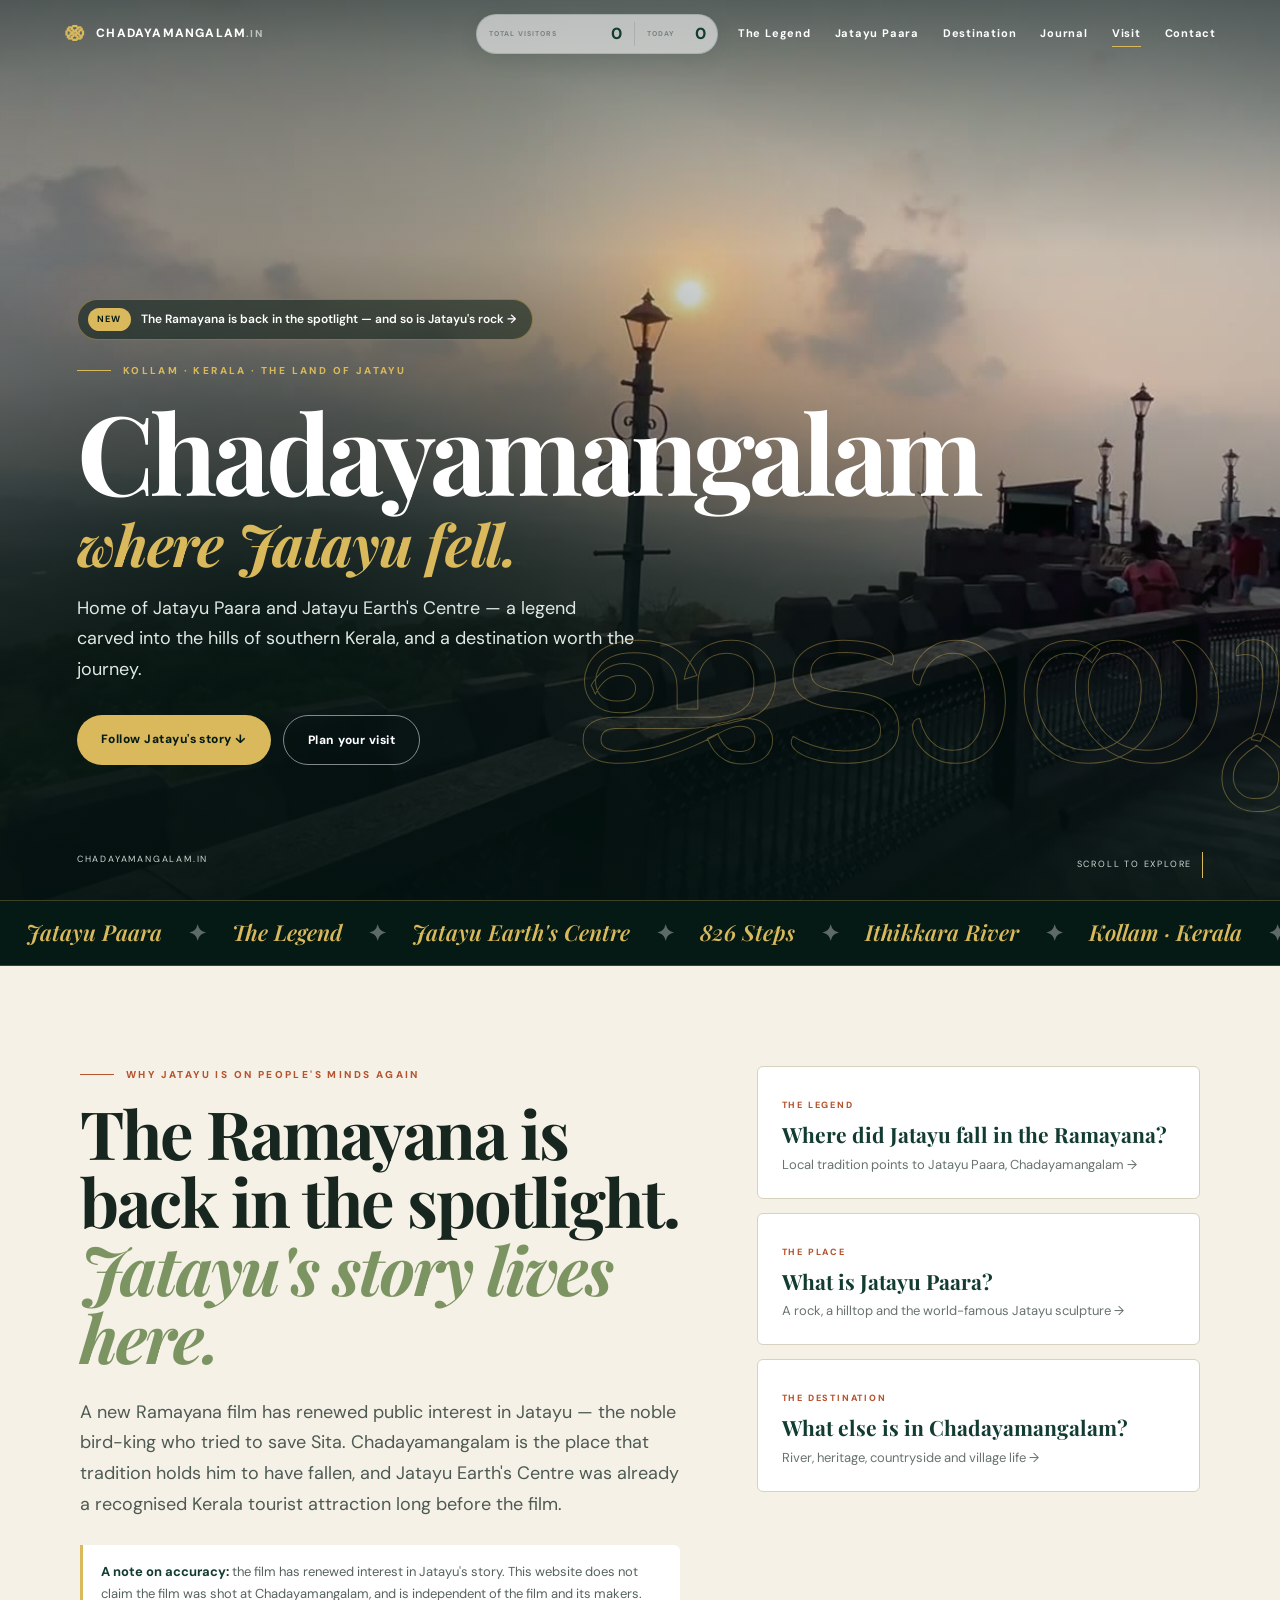
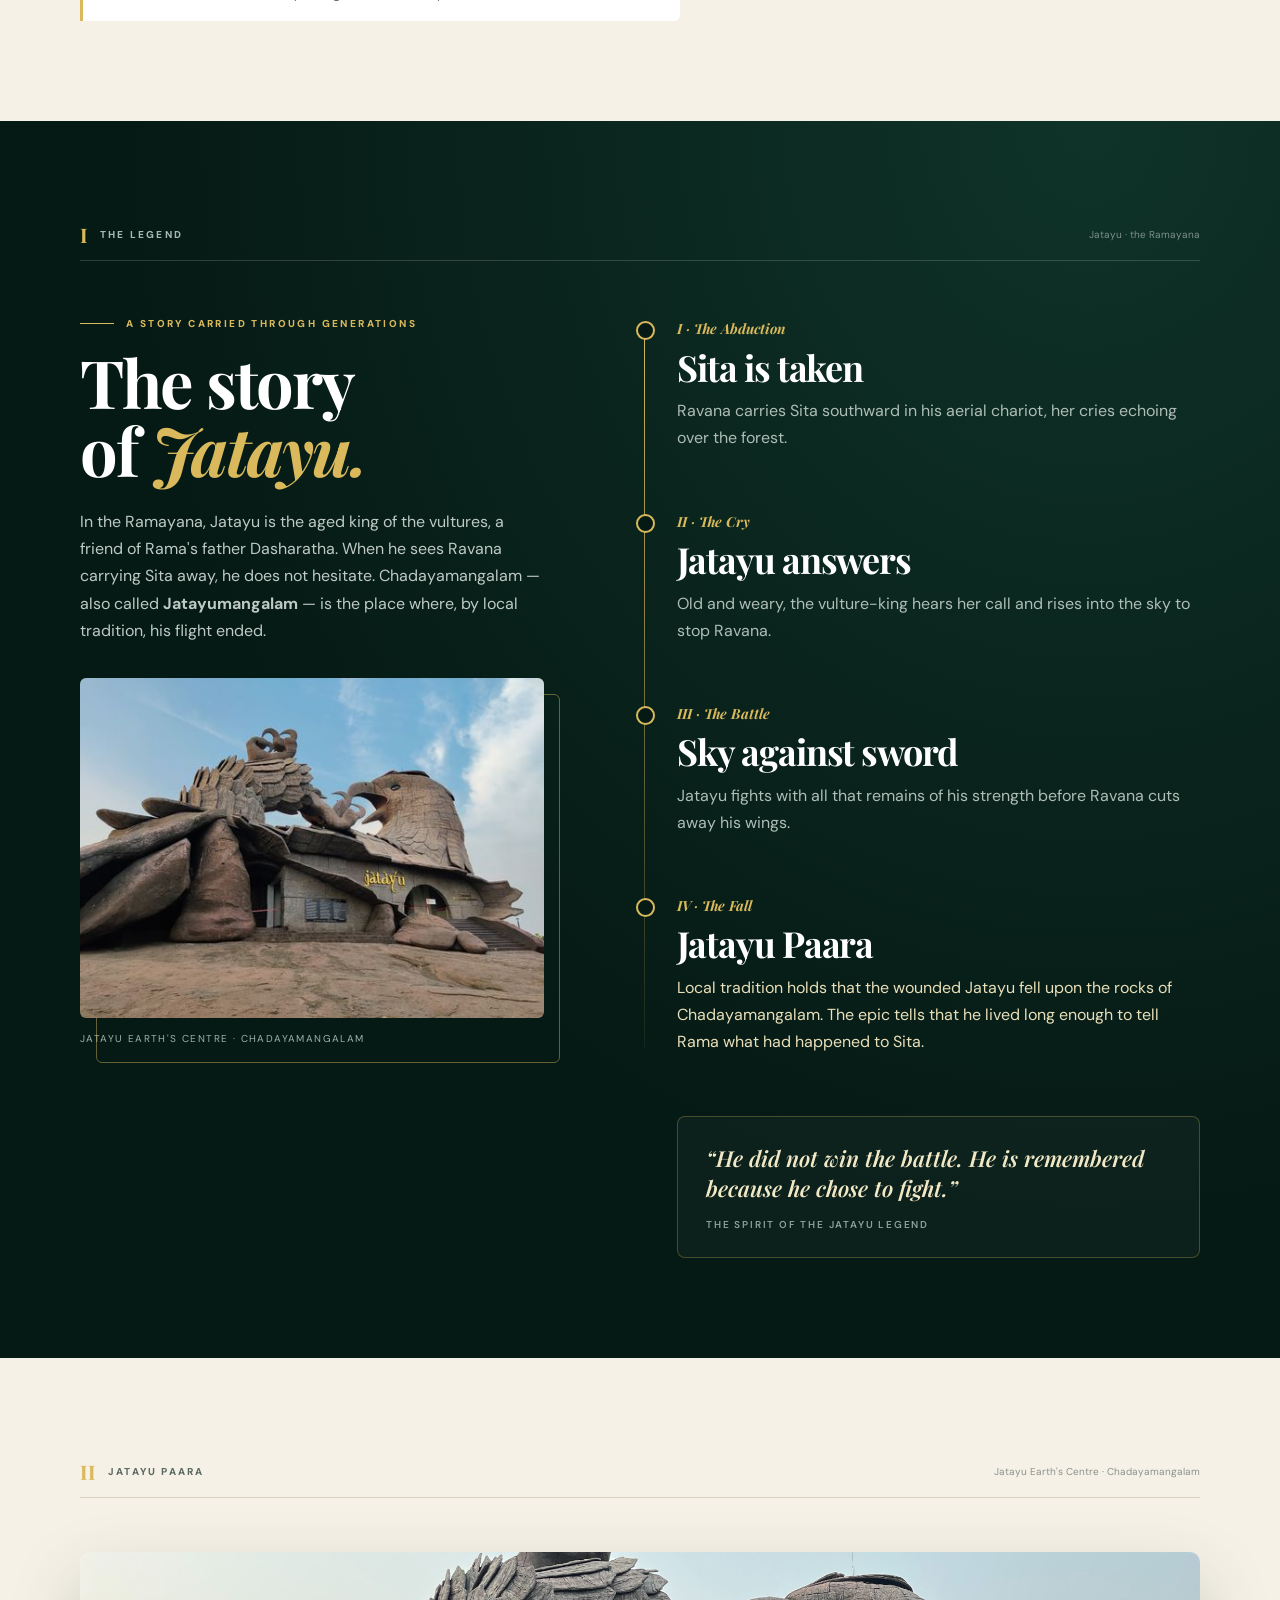
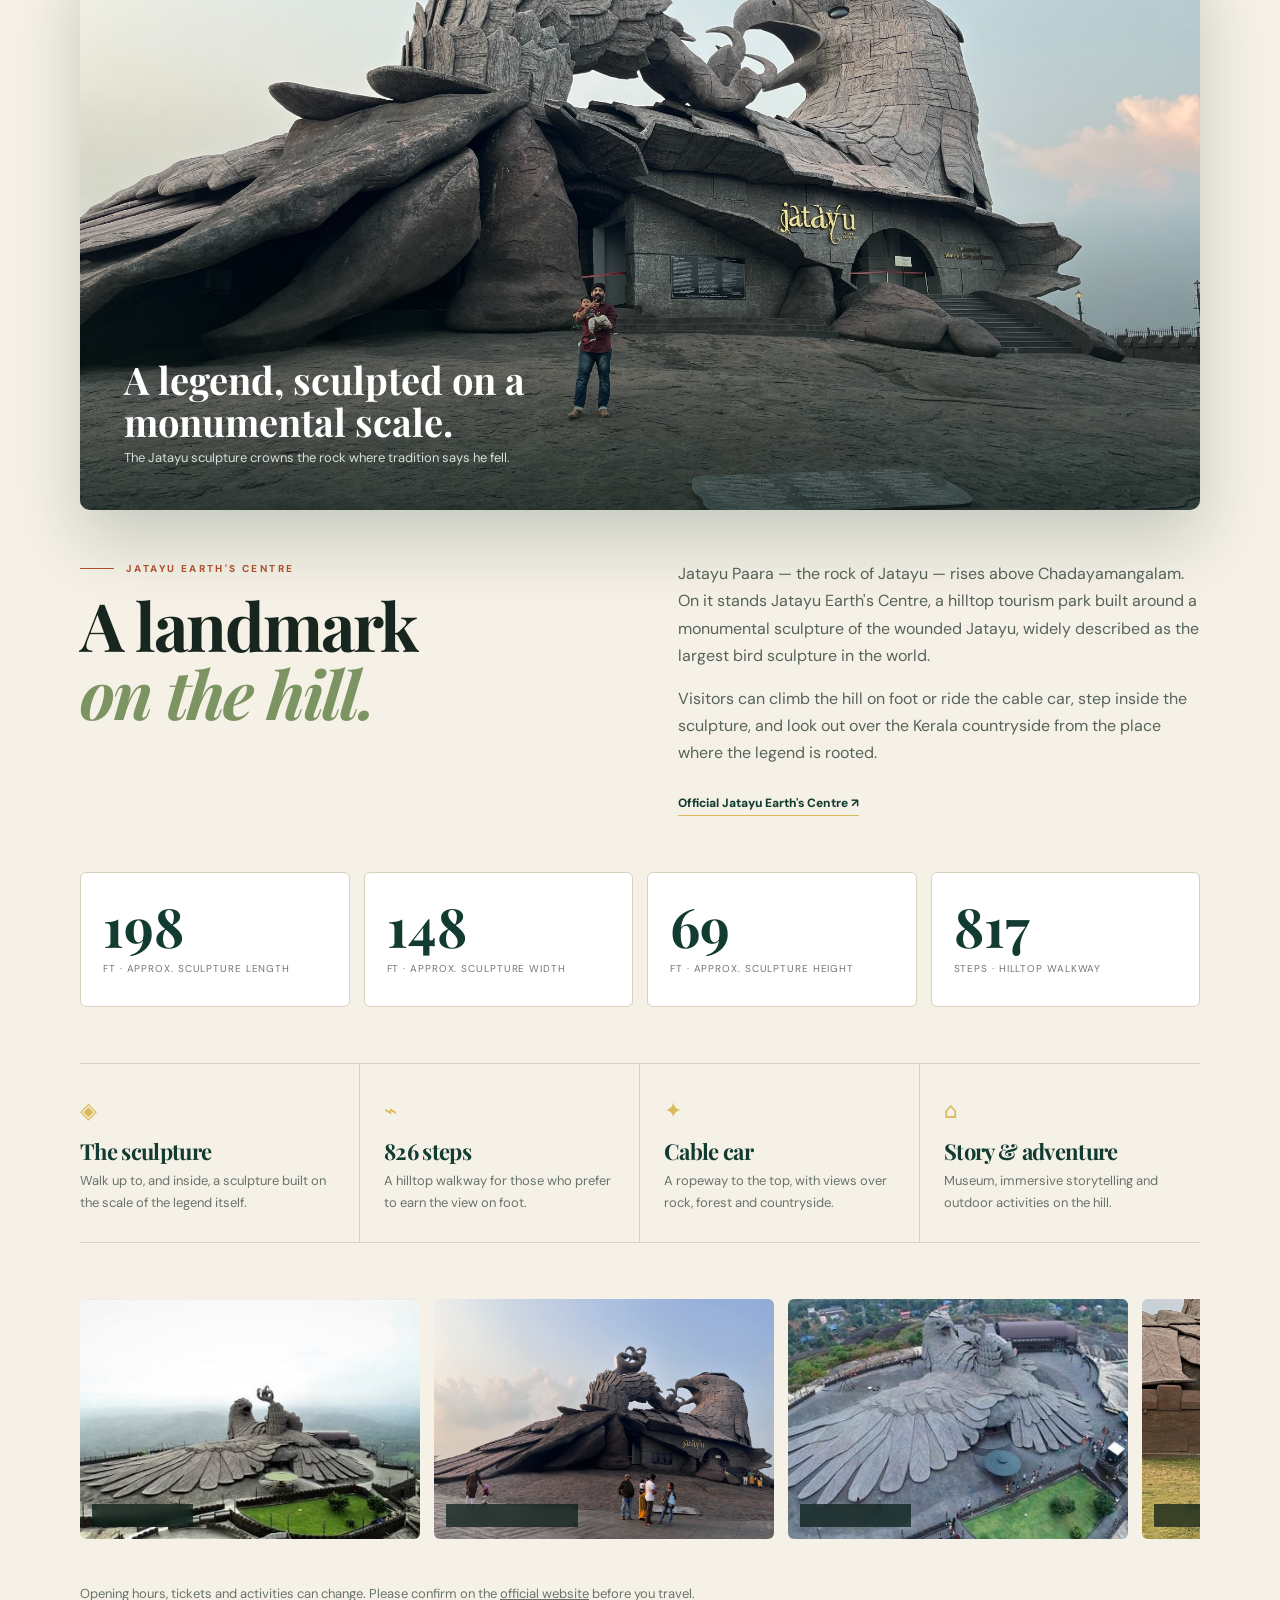
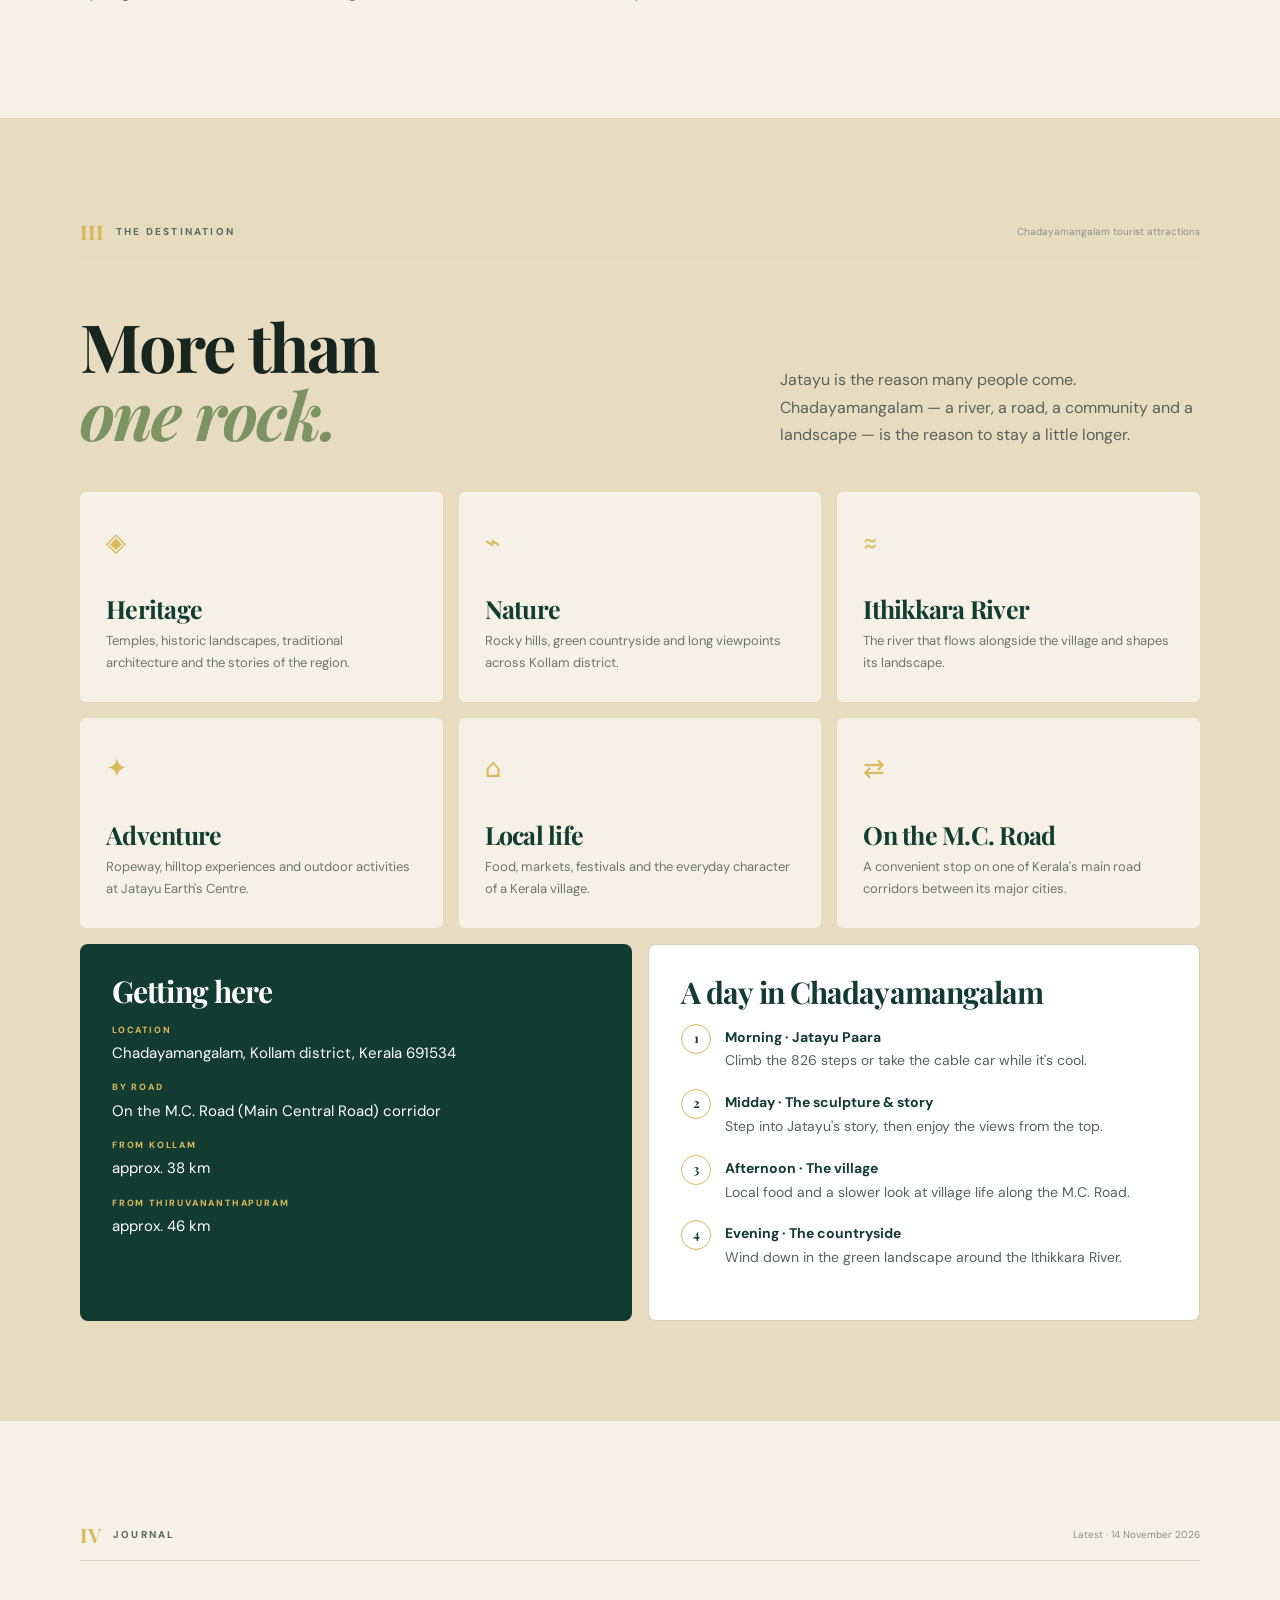
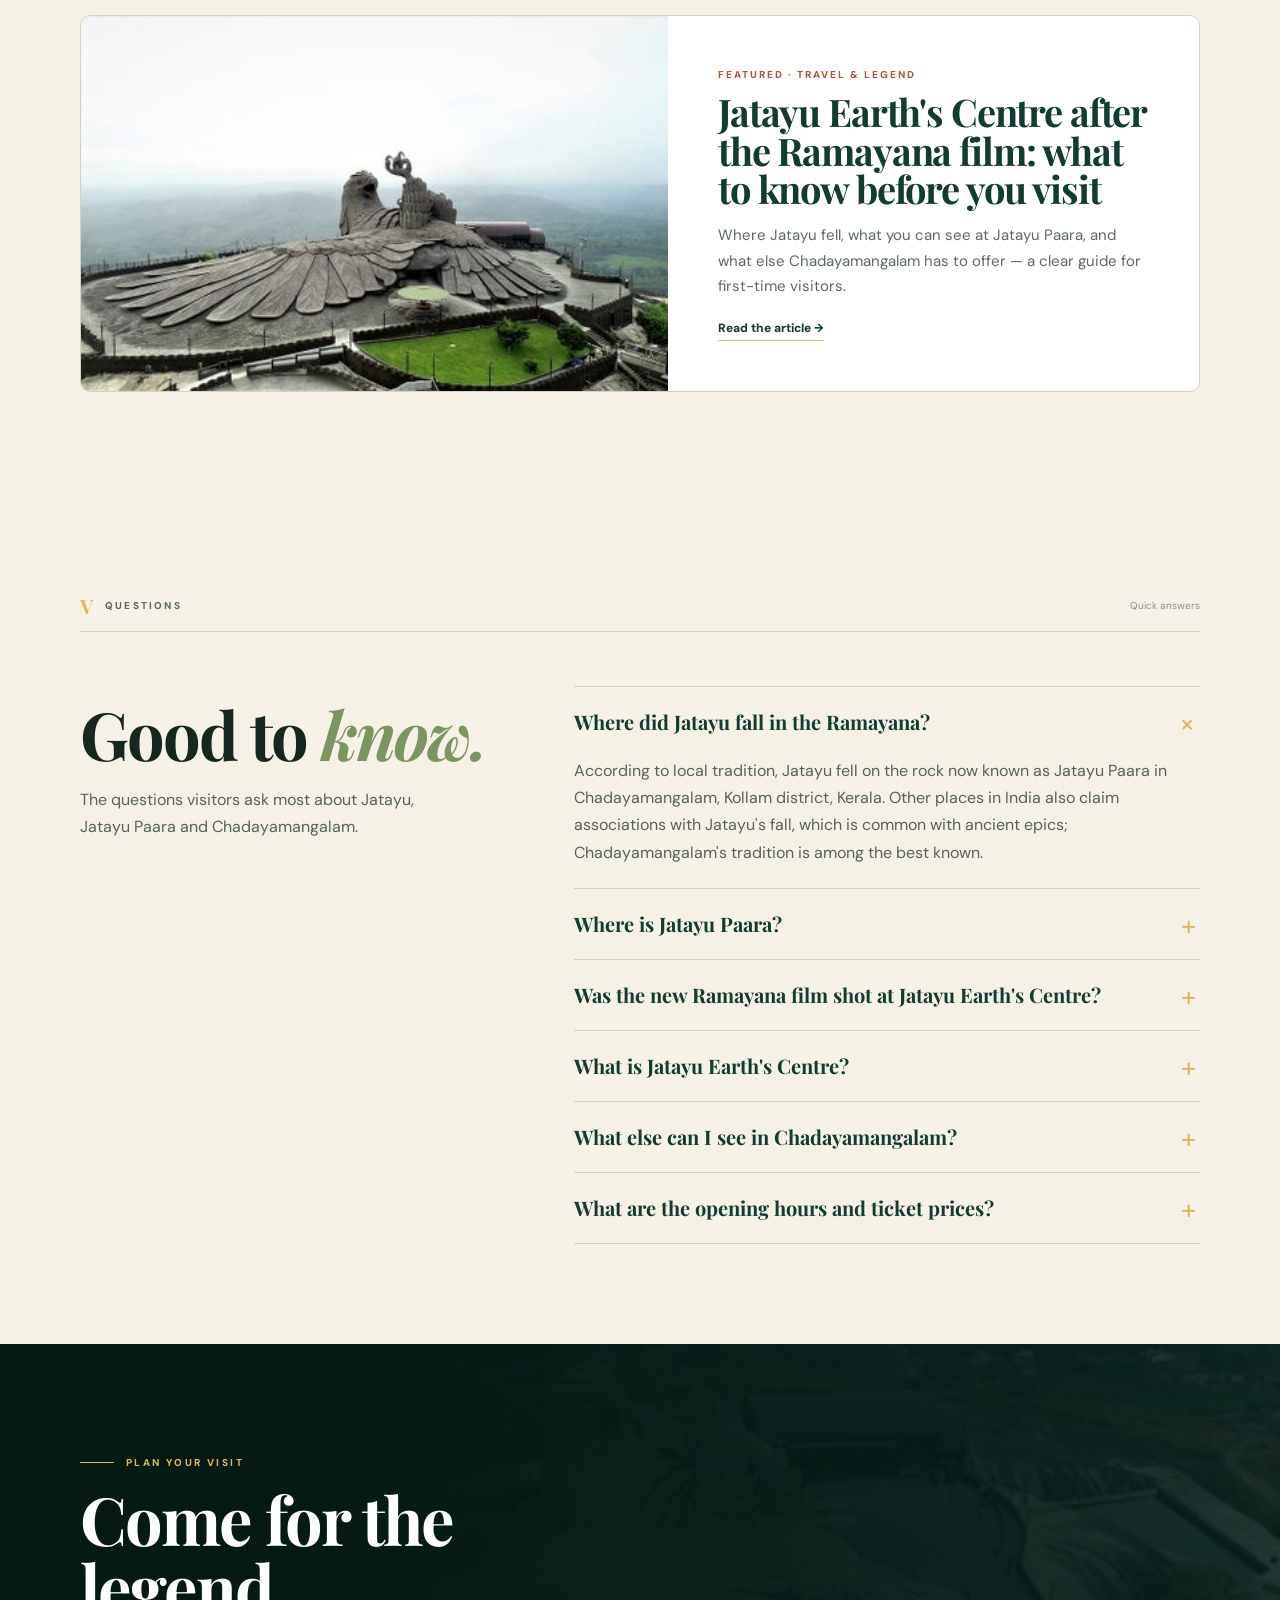
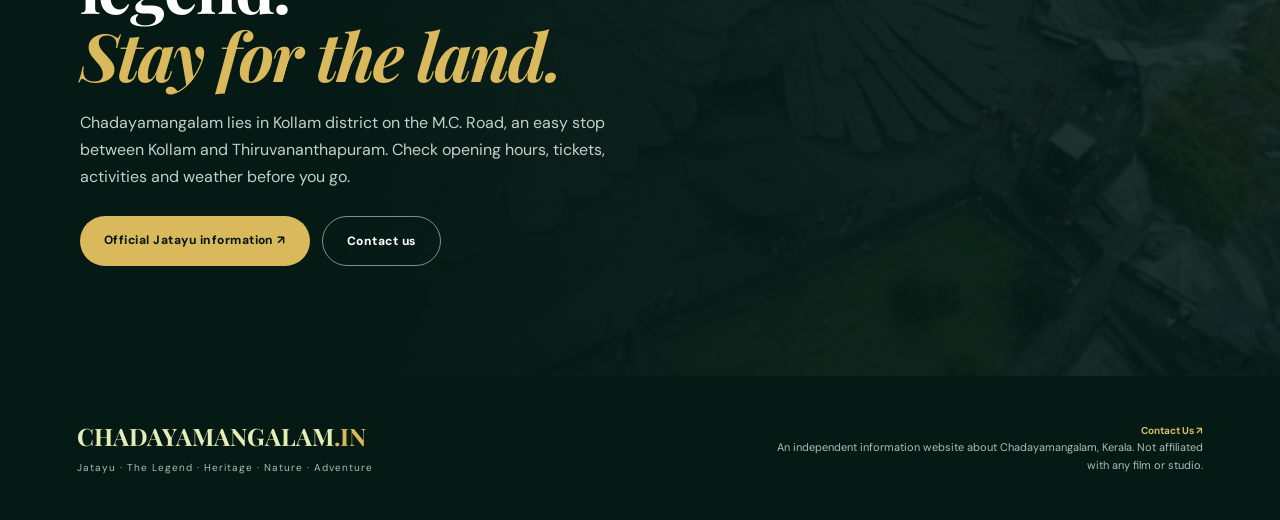
<file: index.html>
<!doctype html>
<html lang="en">
<head>
<meta charset="utf-8">
<meta name="viewport" content="width=device-width, initial-scale=1">
<title>Chadayamangalam — Where Jatayu Fell | Jatayu Paara &amp; Jatayu Earth's Centre, Kollam</title>
<meta name="description" content="Chadayamangalam, Kollam, Kerala — the land where Jatayu is said to have fallen. Guide to Jatayu Paara, Jatayu Earth's Centre, the Ramayana legend and Chadayamangalam tourist attractions.">
<link rel="canonical" href="https://chadayamangalam.in/">
<meta property="og:type" content="website">
<meta property="og:site_name" content="Chadayamangalam.in">
<meta property="og:title" content="Chadayamangalam — Where Jatayu Fell">
<meta property="og:description" content="The legend of Jatayu, Jatayu Paara and Jatayu Earth's Centre — and everything to see in Chadayamangalam, Kollam, Kerala.">
<meta property="og:url" content="https://chadayamangalam.in/">
<meta property="og:image" content="https://chadayamangalam.in/assets/og-image.jpg">
<meta name="twitter:card" content="summary_large_image">
<meta name="theme-color" content="#061a15">
<link rel="preconnect" href="https://fonts.googleapis.com">
<link rel="preconnect" href="https://fonts.gstatic.com" crossorigin>
<link href="https://fonts.googleapis.com/css2?family=DM+Sans:wght@400;500;600;700;800&family=Playfair+Display:ital,wght@0,600;0,700;0,800;1,600;1,700&family=Noto+Serif+Malayalam:wght@500;700&display=swap" rel="stylesheet">
<link rel="stylesheet" href="styles.css">
<script type="application/ld+json">
{"@context":"https://schema.org","@graph":[
{"@type":"WebSite","name":"Chadayamangalam.in","url":"https://chadayamangalam.in/"},
{"@type":"TouristDestination","name":"Chadayamangalam","description":"A village in Kollam district, Kerala, traditionally associated with the fall of Jatayu in the Ramayana and home to Jatayu Paara and Jatayu Earth's Centre.","url":"https://chadayamangalam.in/","touristType":["Pilgrims","Families","Heritage travellers","Adventure travellers"],"containedInPlace":{"@type":"AdministrativeArea","name":"Kollam district, Kerala, India"},"includesAttraction":{"@type":"TouristAttraction","name":"Jatayu Earth's Centre (Jatayu Paara)","url":"https://jatayuearthscenter.in/"}},
{"@type":"FAQPage","mainEntity":[
{"@type":"Question","name":"Where did Jatayu fall in the Ramayana?","acceptedAnswer":{"@type":"Answer","text":"According to local tradition, Jatayu fell on the rock now called Jatayu Paara in Chadayamangalam, Kollam district, Kerala. Other places in India also claim associations with Jatayu's fall."}},
{"@type":"Question","name":"Where is Jatayu Paara?","acceptedAnswer":{"@type":"Answer","text":"Jatayu Paara is in Chadayamangalam, Kollam district, Kerala (PIN 691534), on the M.C. Road corridor, roughly 38 km from Kollam city and 46 km from Thiruvananthapuram."}},
{"@type":"Question","name":"Was the new Ramayana film shot at Jatayu Earth's Centre?","acceptedAnswer":{"@type":"Answer","text":"We have no information that the film was shot there, and this website does not claim so. The film has renewed public interest in Jatayu's story; Chadayamangalam is the place of the legend, not a film location."}},
{"@type":"Question","name":"What is Jatayu Earth's Centre?","acceptedAnswer":{"@type":"Answer","text":"Jatayu Earth's Centre is a hilltop tourism park at Jatayu Paara featuring a monumental Jatayu sculpture, a cable car, a hilltop walkway of 826 steps, a museum and adventure activities."}},
{"@type":"Question","name":"What else is there to see in Chadayamangalam?","acceptedAnswer":{"@type":"Answer","text":"Beyond Jatayu Paara, visitors can explore the Ithikkara River landscape, local temples and heritage, rocky hills and green countryside, and everyday village life along the M.C. Road."}},
{"@type":"Question","name":"What are the opening hours and ticket prices?","acceptedAnswer":{"@type":"Answer","text":"Timings, tickets and activities can change, so please check the official Jatayu Earth's Centre website before you travel."}}
]}]}
</script>
</head>
<body>
<a class="skip" href="#main">Skip to content</a>

<header class="topbar" id="topbar">
  <a class="logo" href="#home"><span class="logo-symbol">𑁍</span><span>CHADAYAMANGALAM<small>.IN</small></span></a>
  <button class="menu-btn" aria-label="Open navigation" aria-expanded="false">☰</button>
  <div class="visitor-counter" id="visitorCounter" aria-label="Website visitor statistics" hidden>
    <div class="visitor-total-block"><span class="visitor-caption">TOTAL VISITORS</span><span class="visitor-total" id="visitorTotal" aria-live="polite">0</span></div>
    <span class="visitor-divider" aria-hidden="true"></span>
    <div class="visitor-live-block"><span class="visitor-caption">TODAY</span><span class="visitor-live-value" id="visitorToday" aria-live="polite">0</span></div>
  </div>
  <nav class="nav" aria-label="Main">
    <a href="#legend">The Legend</a>
    <a href="#jatayu-paara">Jatayu Paara</a>
    <a href="#destination">Destination</a>
    <a href="#journal">Journal</a>
    <a href="#visit">Visit</a>
    <a href="contact.html">Contact</a>
  </nav>
</header>

<main id="main">
<div class="scroll-progress" aria-hidden="true"><span></span></div>
<div class="scroll-bird" aria-hidden="true">
  <div class="eagle-rig">
    <img class="eagle-body" src="assets/eagle-body.png" alt="">
    <img class="eagle-wing eagle-wing-left" src="assets/eagle-left-wing.png" alt="">
    <img class="eagle-wing eagle-wing-right" src="assets/eagle-right-wing.png" alt="">
  </div>
  <div class="feather-trail" aria-hidden="true"></div>
</div>

<section id="home" class="hero">
  <video class="hero-video" autoplay muted loop playsinline preload="auto" poster="assets/hero-poster.jpg" aria-hidden="true"><source src="assets/jatayu-motion.mp4" type="video/mp4"></video>
  <div class="hero-overlay"></div>
  <div class="hero-ml ml" aria-hidden="true">ജടായു</div>
  <div class="hero-content">
    <a class="hero-news" href="jatayu-earths-centre-after-ramayana-movie.html"><b>NEW</b> The Ramayana is back in the spotlight — and so is Jatayu's rock →</a>
    <div class="eyebrow">Kollam · Kerala · The land of Jatayu</div>
    <h1>Chadayamangalam<em>where Jatayu fell.</em></h1>
    <p>Home of Jatayu Paara and Jatayu Earth's Centre — a legend carved into the hills of southern Kerala, and a destination worth the journey.</p>
    <div class="hero-buttons">
      <a class="button button-gold" href="#legend">Follow Jatayu's story <span>↓</span></a>
      <a class="button button-glass" href="#visit">Plan your visit</a>
    </div>
  </div>
  <div class="hero-bottom"><span>CHADAYAMANGALAM.IN</span><span>SCROLL TO EXPLORE<i></i></span></div>
</section>

<div class="marquee" aria-hidden="true"><div><span>Jatayu Paara</span><em>✦</em><span>The Legend</span><em>✦</em><span>Jatayu Earth's Centre</span><em>✦</em><span>826 Steps</span><em>✦</em><span>Ithikkara River</span><em>✦</em><span>Kollam · Kerala</span><em>✦</em><span>Heritage</span><em>✦</em><span>Nature</span><em>✦</em><span>Jatayu Paara</span><em>✦</em><span>The Legend</span><em>✦</em><span>Jatayu Earth's Centre</span><em>✦</em><span>826 Steps</span><em>✦</em><span>Ithikkara River</span><em>✦</em><span>Kollam · Kerala</span><em>✦</em><span>Heritage</span><em>✦</em><span>Nature</span><em>✦</em></div></div>

<!-- Spotlight -->
<section class="section spotlight reveal-on-scroll" id="spotlight">
  <div class="spotlight-grid">
    <div>
      <div class="eyebrow dark-eyebrow">Why Jatayu is on people's minds again</div>
      <h2>The Ramayana is back in the spotlight. <em>Jatayu's story lives here.</em></h2>
      <p class="lede">A new Ramayana film has renewed public interest in Jatayu — the noble bird-king who tried to save Sita. Chadayamangalam is the place that tradition holds him to have fallen, and Jatayu Earth's Centre was already a recognised Kerala tourist attraction long before the film.</p>
      <div class="note-box"><strong>A note on accuracy:</strong> the film has renewed interest in Jatayu's story. This website does not claim the film was shot at Chadayamangalam, and is independent of the film and its makers.</div>
    </div>
    <div class="quick-answers">
      <a class="qa" href="#legend"><small>THE LEGEND</small><b>Where did Jatayu fall in the Ramayana?</b><span>Local tradition points to Jatayu Paara, Chadayamangalam →</span></a>
      <a class="qa" href="#jatayu-paara"><small>THE PLACE</small><b>What is Jatayu Paara?</b><span>A rock, a hilltop and the world-famous Jatayu sculpture →</span></a>
      <a class="qa" href="#destination"><small>THE DESTINATION</small><b>What else is in Chadayamangalam?</b><span>River, heritage, countryside and village life →</span></a>
    </div>
  </div>
</section>

<!-- Chapter I -->
<div class="on-dark" id="legend">
<section class="section reveal-on-scroll">
  <div class="chapter-top light-line">
    <div><span class="chapter-num">I</span><span class="label">THE LEGEND</span></div>
    <span class="section-note">Jatayu · the Ramayana</span>
  </div>
  <div class="legend-layout">
    <div class="legend-head">
      <div class="eyebrow">A story carried through generations</div>
      <h2>The story<br>of <em>Jatayu.</em></h2>
      <p>In the Ramayana, Jatayu is the aged king of the vultures, a friend of Rama's father Dasharatha. When he sees Ravana carrying Sita away, he does not hesitate. Chadayamangalam — also called <strong>Jatayumangalam</strong> — is the place where, by local tradition, his flight ended.</p>
      <figure class="legend-photo"><img src="assets/jatayu-front.jpg" alt="Jatayu sculpture at Jatayu Earth's Centre, Chadayamangalam, seen from the front" loading="lazy"><figcaption>Jatayu Earth's Centre · Chadayamangalam</figcaption></figure>
    </div>
    <div>
      <div class="legend-steps">
        <div class="step"><small>I · The Abduction</small><h3>Sita is taken</h3><p>Ravana carries Sita southward in his aerial chariot, her cries echoing over the forest.</p></div>
        <div class="step"><small>II · The Cry</small><h3>Jatayu answers</h3><p>Old and weary, the vulture-king hears her call and rises into the sky to stop Ravana.</p></div>
        <div class="step"><small>III · The Battle</small><h3>Sky against sword</h3><p>Jatayu fights with all that remains of his strength before Ravana cuts away his wings.</p></div>
        <div class="step"><small>IV · The Fall</small><h3>Jatayu Paara</h3><p class="rock">Local tradition holds that the wounded Jatayu fell upon the rocks of Chadayamangalam. The epic tells that he lived long enough to tell Rama what had happened to Sita.</p></div>
      </div>
      <blockquote class="legend-quote">“He did not win the battle. He is remembered because he chose to fight.”<span>The spirit of the Jatayu legend</span></blockquote>
    </div>
  </div>
</section>
</div>

<!-- Chapter II -->
<section id="jatayu-paara" class="section reveal-on-scroll">
  <div class="chapter-top">
    <div><span class="chapter-num">II</span><span class="label">JATAYU PAARA</span></div>
    <span class="section-note">Jatayu Earth's Centre · Chadayamangalam</span>
  </div>
  <figure class="paara-hero">
    <img src="assets/jatayu-wide.jpg" alt="Wide view of the Jatayu sculpture on the hill at Jatayu Earth's Centre, Chadayamangalam, Kollam" loading="lazy">
    <figcaption><b>A legend, sculpted on a monumental scale.</b><span>The Jatayu sculpture crowns the rock where tradition says he fell.</span></figcaption>
  </figure>
  <div class="paara-intro">
    <div><div class="eyebrow dark-eyebrow">Jatayu Earth's Centre</div><h2>A landmark<br><em>on the hill.</em></h2></div>
    <div>
      <p>Jatayu Paara — the rock of Jatayu — rises above Chadayamangalam. On it stands Jatayu Earth's Centre, a hilltop tourism park built around a monumental sculpture of the wounded Jatayu, widely described as the largest bird sculpture in the world.</p>
      <p>Visitors can climb the hill on foot or ride the cable car, step inside the sculpture, and look out over the Kerala countryside from the place where the legend is rooted.</p>
      <a class="text-link" href="https://jatayuearthscenter.in/" target="_blank" rel="noopener">Official Jatayu Earth's Centre ↗</a>
    </div>
  </div>
  <div class="stats-grid">
    <div><strong data-count="200">0</strong><span>ft · approx. sculpture length</span></div>
    <div><strong data-count="150">0</strong><span>ft · approx. sculpture width</span></div>
    <div><strong data-count="70">0</strong><span>ft · approx. sculpture height</span></div>
    <div><strong data-count="826">0</strong><span>steps · hilltop walkway</span></div>
  </div>
  <div class="experience">
    <div><i>◈</i><h3>The sculpture</h3><p>Walk up to, and inside, a sculpture built on the scale of the legend itself.</p></div>
    <div><i>⌁</i><h3>826 steps</h3><p>A hilltop walkway for those who prefer to earn the view on foot.</p></div>
    <div><i>✦</i><h3>Cable car</h3><p>A ropeway to the top, with views over rock, forest and countryside.</p></div>
    <div><i>⌂</i><h3>Story & adventure</h3><p>Museum, immersive storytelling and outdoor activities on the hill.</p></div>
  </div>
  <div class="image-strip" aria-label="Photo gallery">
    <button class="gallery-card" data-full="assets/jatayu-aerial.jpg"><img src="assets/jatayu-aerial.jpg" alt="Aerial view of Jatayu Earth's Centre" loading="lazy"><span>Aerial view</span></button>
    <button class="gallery-card" data-full="assets/jatayu-mahendrajal-front.jpg"><img src="assets/jatayu-mahendrajal-front.jpg" alt="Jatayu sculpture and visitor area" loading="lazy"><span>Jatayu up close</span></button>
    <button class="gallery-card" data-full="assets/jatayu-top.jpg"><img src="assets/jatayu-top.jpg" alt="Top view of the Jatayu sculpture on Jatayu Paara" loading="lazy"><span>Jatayu Paara</span></button>
    <button class="gallery-card" data-full="assets/jatayu-visitor.jpg"><img src="assets/jatayu-visitor.jpg" alt="Visitor at the Jatayu grounds" loading="lazy"><span>Visitor experience</span></button>
    <button class="gallery-card" data-full="assets/jatayu-view.jpg"><img src="assets/jatayu-view.jpg" alt="Visitor area at Jatayu Earth's Centre" loading="lazy"><span>At the landmark</span></button>
  </div>
  <p class="officialnote">Opening hours, tickets and activities can change. Please confirm on the <a href="https://jatayuearthscenter.in/" target="_blank" rel="noopener">official website</a> before you travel.</p>
</section>

<!-- Chapter III -->
<div class="destination-wrap" id="destination">
<section class="section reveal-on-scroll">
  <div class="chapter-top">
    <div><span class="chapter-num">III</span><span class="label">THE DESTINATION</span></div>
    <span class="section-note">Chadayamangalam tourist attractions</span>
  </div>
  <div class="destination-head">
    <h2>More than<br><em>one rock.</em></h2>
    <p>Jatayu is the reason many people come. Chadayamangalam — a river, a road, a community and a landscape — is the reason to stay a little longer.</p>
  </div>
  <div class="dest-grid">
    <article><span class="icon">◈</span><h3>Heritage</h3><p>Temples, historic landscapes, traditional architecture and the stories of the region.</p></article>
    <article><span class="icon">⌁</span><h3>Nature</h3><p>Rocky hills, green countryside and long viewpoints across Kollam district.</p></article>
    <article><span class="icon">≈</span><h3>Ithikkara River</h3><p>The river that flows alongside the village and shapes its landscape.</p></article>
    <article><span class="icon">✦</span><h3>Adventure</h3><p>Ropeway, hilltop experiences and outdoor activities at Jatayu Earth's Centre.</p></article>
    <article><span class="icon">⌂</span><h3>Local life</h3><p>Food, markets, festivals and the everyday character of a Kerala village.</p></article>
    <article><span class="icon">⇄</span><h3>On the M.C. Road</h3><p>A convenient stop on one of Kerala's main road corridors between its major cities.</p></article>
  </div>
  <div class="getting">
    <div class="reach">
      <h3>Getting here</h3>
      <dl>
        <dt>LOCATION</dt><dd>Chadayamangalam, Kollam district, Kerala 691534</dd>
        <dt>BY ROAD</dt><dd>On the M.C. Road (Main Central Road) corridor</dd>
        <dt>FROM KOLLAM</dt><dd>approx. 38 km</dd>
        <dt>FROM THIRUVANANTHAPURAM</dt><dd>approx. 46 km</dd>
      </dl>
    </div>
    <div class="day">
      <h3>A day in Chadayamangalam</h3>
      <ol>
        <li><b>Morning · Jatayu Paara</b>Climb the 826 steps or take the cable car while it's cool.</li>
        <li><b>Midday · The sculpture &amp; story</b>Step into Jatayu's story, then enjoy the views from the top.</li>
        <li><b>Afternoon · The village</b>Local food and a slower look at village life along the M.C. Road.</li>
        <li><b>Evening · The countryside</b>Wind down in the green landscape around the Ithikkara River.</li>
      </ol>
    </div>
  </div>
</section>
</div>

<!-- Journal -->
<section id="journal" class="section reveal-on-scroll">
  <div class="chapter-top">
    <div><span class="chapter-num">IV</span><span class="label">JOURNAL</span></div>
    <span class="section-note">Latest · 14 November 2026</span>
  </div>
  <a class="journal-card" href="jatayu-earths-centre-after-ramayana-movie.html">
    <img src="assets/jatayu-aerial.jpg" alt="Aerial view of Jatayu Earth's Centre at Jatayu Paara, Chadayamangalam" loading="lazy">
    <div class="journal-copy">
      <small>FEATURED · TRAVEL &amp; LEGEND</small>
      <h3>Jatayu Earth's Centre after the Ramayana film: what to know before you visit</h3>
      <p>Where Jatayu fell, what you can see at Jatayu Paara, and what else Chadayamangalam has to offer — a clear guide for first-time visitors.</p>
      <span class="go">Read the article →</span>
    </div>
  </a>
</section>

<!-- FAQ -->
<div class="faq-wrap" id="faq">
<section class="section reveal-on-scroll">
  <div class="chapter-top">
    <div><span class="chapter-num">V</span><span class="label">QUESTIONS</span></div>
    <span class="section-note">Quick answers</span>
  </div>
  <div class="faq-layout">
    <div><h2>Good to <em>know.</em></h2><p>The questions visitors ask most about Jatayu, Jatayu Paara and Chadayamangalam.</p></div>
    <div>
      <details class="faq" open><summary>Where did Jatayu fall in the Ramayana?</summary><p>According to local tradition, Jatayu fell on the rock now known as Jatayu Paara in Chadayamangalam, Kollam district, Kerala. Other places in India also claim associations with Jatayu's fall, which is common with ancient epics; Chadayamangalam's tradition is among the best known.</p></details>
      <details class="faq"><summary>Where is Jatayu Paara?</summary><p>In Chadayamangalam, Kollam district, Kerala (PIN 691534), on the M.C. Road corridor — roughly 38 km from Kollam and 46 km from Thiruvananthapuram.</p></details>
      <details class="faq"><summary>Was the new Ramayana film shot at Jatayu Earth's Centre?</summary><p>We have no information that it was, and this website does not claim so. The film has renewed public interest in Jatayu's story; Chadayamangalam is the place of the legend rather than a film location.</p></details>
      <details class="faq"><summary>What is Jatayu Earth's Centre?</summary><p>A hilltop tourism park at Jatayu Paara featuring a monumental Jatayu sculpture, a cable car, a hilltop walkway of 826 steps, a museum and adventure activities.</p></details>
      <details class="faq"><summary>What else can I see in Chadayamangalam?</summary><p>Beyond Jatayu Paara: the Ithikkara River landscape, local temples and heritage, rocky hills and countryside, and everyday village life along the M.C. Road.</p></details>
      <details class="faq"><summary>What are the opening hours and ticket prices?</summary><p>These can change, so please check the <a href="https://jatayuearthscenter.in/" target="_blank" rel="noopener">official Jatayu Earth's Centre website</a> before you travel.</p></details>
    </div>
  </div>
</section>
</div>

<!-- Visit -->
<section id="visit" class="visit">
  <div class="section reveal-on-scroll">
    <div class="eyebrow">Plan your visit</div>
    <h2>Come for the legend.<br><em>Stay for the land.</em></h2>
    <p>Chadayamangalam lies in Kollam district on the M.C. Road, an easy stop between Kollam and Thiruvananthapuram. Check opening hours, tickets, activities and weather before you go.</p>
    <div class="visit-actions">
      <a class="button button-gold" href="https://jatayuearthscenter.in/" target="_blank" rel="noopener">Official Jatayu information ↗</a>
      <a class="button button-glass" href="contact.html">Contact us</a>
    </div>
  </div>
</section>
</main>

<div class="lightbox" aria-hidden="true"><button class="close-lightbox" aria-label="Close image">×</button><img alt=""></div>

<footer>
  <div><strong>CHADAYAMANGALAM<span>.IN</span></strong><p>Jatayu · The Legend · Heritage · Nature · Adventure</p></div>
  <div class="footer-right"><a class="footer-contact" href="contact.html">Contact Us ↗</a><br>An independent information website about Chadayamangalam, Kerala. Not affiliated with any film or studio.</div>
</footer>

<script src="script.js"></script>
<!-- Stats4U: counting engine. The visible counter is styled by this site. -->
<span class="stats4u-engine" aria-hidden="true"><script src="https://www.stats4u.net/s4u.js" data-id="8077471159" data-style="2006" async></script></span>
<script src="visitor-counter.js"></script>
</body>
</html>
</file>
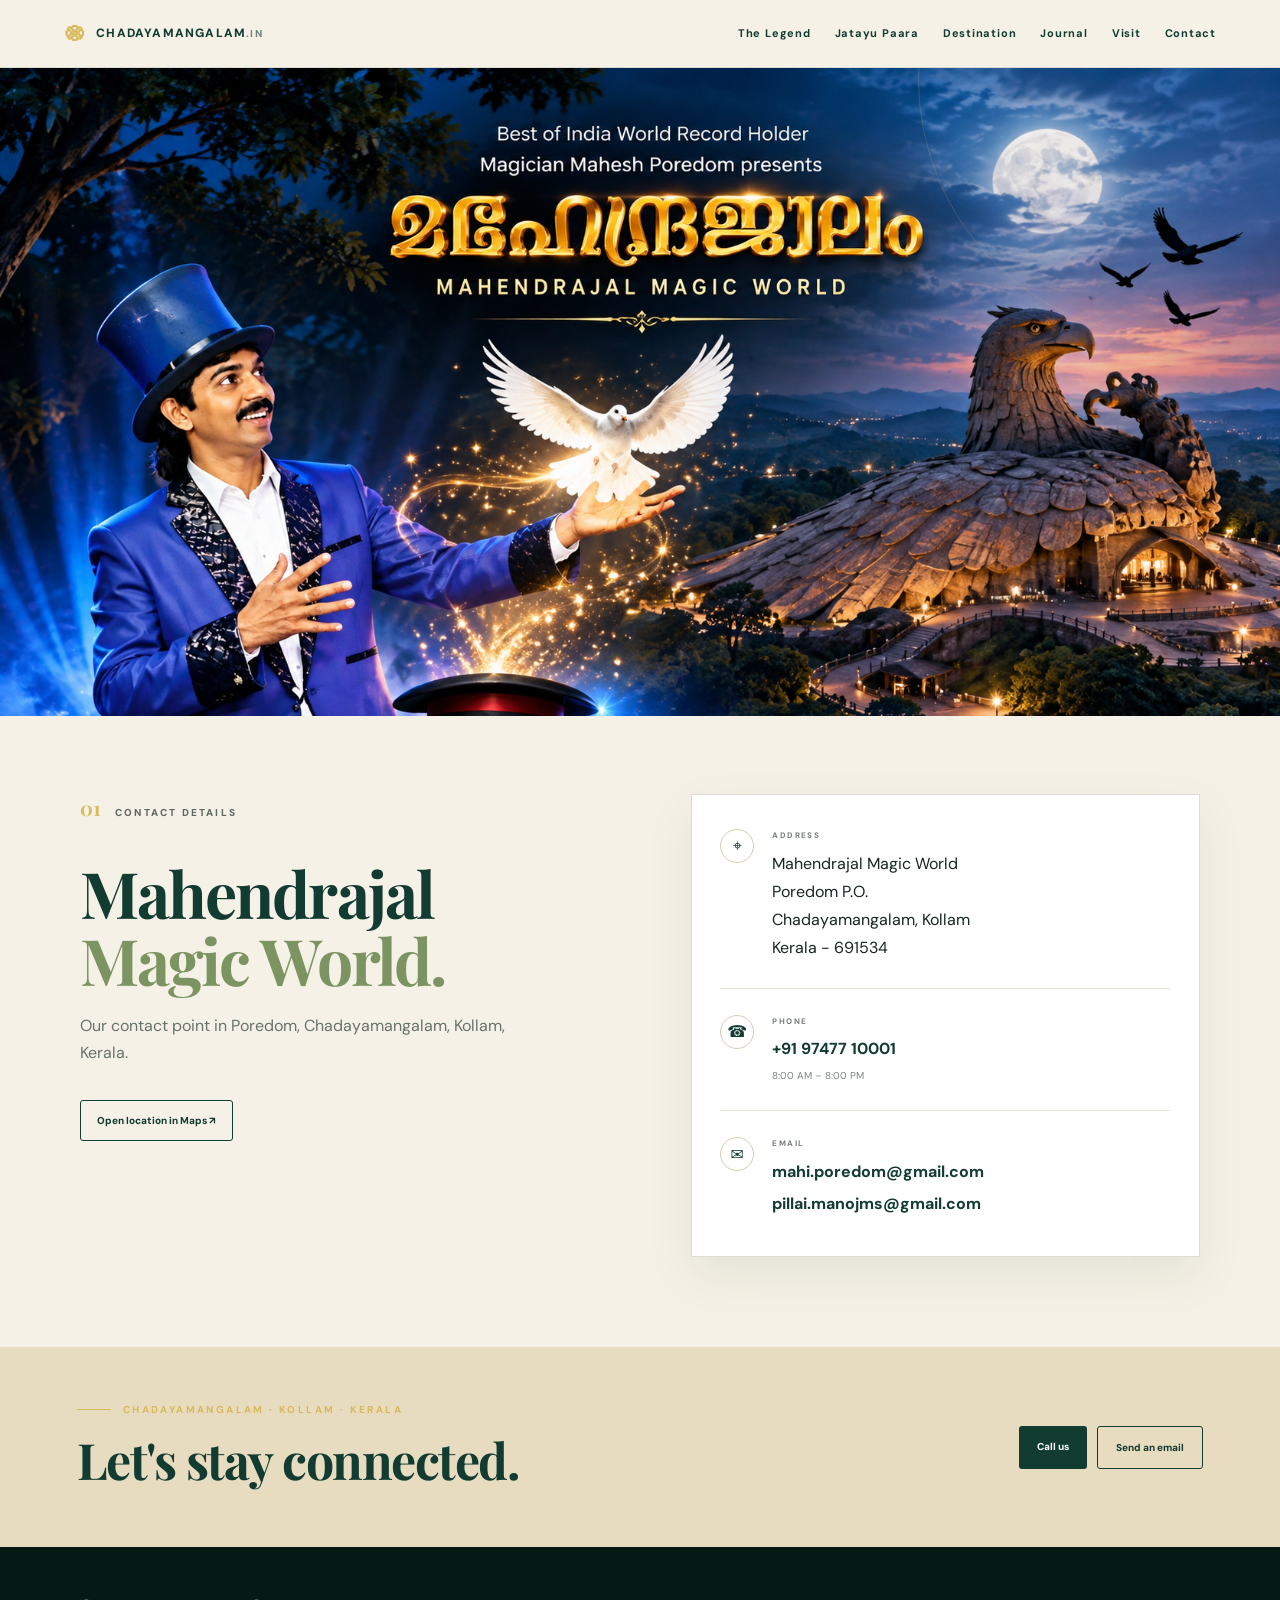
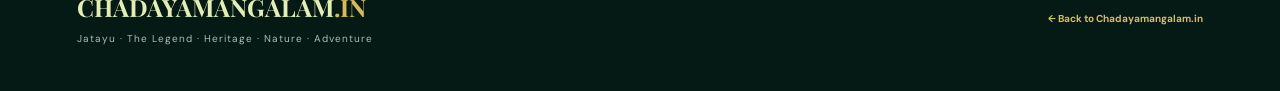
<file: contact.html>
<!doctype html>
<html lang="en">
<head>
<meta charset="utf-8">
<meta name="viewport" content="width=device-width, initial-scale=1">
<meta name="description" content="Contact Mahendrajal Magic World in Poredom, Chadayamangalam, Kollam, Kerala.">
<title>Contact Us — Chadayamangalam.in</title>
<link rel="preconnect" href="https://fonts.googleapis.com">
<link rel="preconnect" href="https://fonts.gstatic.com" crossorigin>
<link href="https://fonts.googleapis.com/css2?family=DM+Sans:wght@400;500;600;700&family=Playfair+Display:ital,wght@0,600;0,700;0,800;1,600;1,700&family=Noto+Serif+Malayalam:wght@500;700&display=swap" rel="stylesheet">
<link rel="canonical" href="https://chadayamangalam.in/contact.html">
<link rel="stylesheet" href="styles.css">
</head>
<body>
<header class="topbar solid" id="topbar">
  <a class="logo" href="index.html"><span class="logo-symbol">𑁍</span><span>CHADAYAMANGALAM<small>.IN</small></span></a>
  <button class="menu-btn" aria-label="Open navigation" aria-expanded="false">☰</button>
  <nav class="nav">
    <a href="index.html#legend">The Legend</a>
    <a href="index.html#jatayu-paara">Jatayu Paara</a>
    <a href="index.html#destination">Destination</a>
    <a href="index.html#journal">Journal</a>
    <a href="index.html#visit">Visit</a>
    <a href="contact.html">Contact</a>
  </nav>
</header>

<main class="contact-page">
  <section class="contact-hero" aria-label="Mahendrajal Magic World">
    <picture>
      <source media="(max-width: 700px)" srcset="assets/contact-hero-mobile.png">
      <img src="assets/contact-hero-desktop.png" alt="Mahendrajal Magic World magic performance at Jatayu Earth’s Center">
    </picture>
    <div class="contact-hero-overlay"><span>CONTACT US</span></div>
  </section>

  <section class="section contact-section">
    <div class="contact-grid">
      <div class="contact-intro">
        <span class="number">01</span>
        <span class="label">CONTACT DETAILS</span>
        <h2>Mahendrajal<br><em>Magic World.</em></h2>
        <p>Our contact point in Poredom, Chadayamangalam, Kollam, Kerala.</p>
        <a class="map-button" href="https://www.google.com/maps/search/?api=1&query=Mahendrajal+Magic+World%2C+Poredom%2C+Chadayamangalam%2C+Kollam%2C+Kerala+691534" target="_blank" rel="noopener">Open location in Maps ↗</a>
      </div>

      <div class="contact-card">
        <div class="contact-item">
          <span class="contact-icon">⌖</span>
          <div><small>ADDRESS</small><address>Mahendrajal Magic World<br>Poredom P.O.<br>Chadayamangalam, Kollam<br>Kerala - 691534</address></div>
        </div>
        <div class="contact-item">
          <span class="contact-icon">☎</span>
          <div><small>PHONE</small><a href="tel:+919747710001">+91 97477 10001</a><span class="contact-note">8:00 AM – 8:00 PM</span></div>
        </div>
        <div class="contact-item">
          <span class="contact-icon">✉</span>
          <div><small>EMAIL</small><a href="mailto:mahi.poredom@gmail.com">mahi.poredom@gmail.com</a><a href="mailto:pillai.manojms@gmail.com">pillai.manojms@gmail.com</a></div>
        </div>
      </div>
    </div>
  </section>

  <section class="contact-band">
    <div>
      <span class="eyebrow">CHADAYAMANGALAM · KOLLAM · KERALA</span>
      <h2>Let's stay connected.</h2>
    </div>
    <div class="contact-actions">
      <a href="tel:+919747710001">Call us</a>
      <a href="mailto:mahi.poredom@gmail.com">Send an email</a>
    </div>
  </section>
</main>

<footer>
  <div><strong>CHADAYAMANGALAM<span>.IN</span></strong><p>Jatayu · The Legend · Heritage · Nature · Adventure</p></div>
  <div class="footer-right"><a class="footer-contact" href="index.html">← Back to Chadayamangalam.in</a></div>
</footer>

<script>
const menu=document.querySelector('.menu-btn'),nav=document.querySelector('.nav');
menu?.addEventListener('click',()=>{const open=nav.classList.toggle('open');menu.setAttribute('aria-expanded',open)});
document.querySelectorAll('.nav a').forEach(a=>a.addEventListener('click',()=>nav.classList.remove('open')));
</script>
<!-- Stats4U: keep counting visitors who enter through the contact page too. -->
<span class="stats4u-engine" aria-hidden="true"><script src="https://www.stats4u.net/s4u.js" data-id="8077471159" data-style="2006" async></script></span>
</body>
</html>
</file>
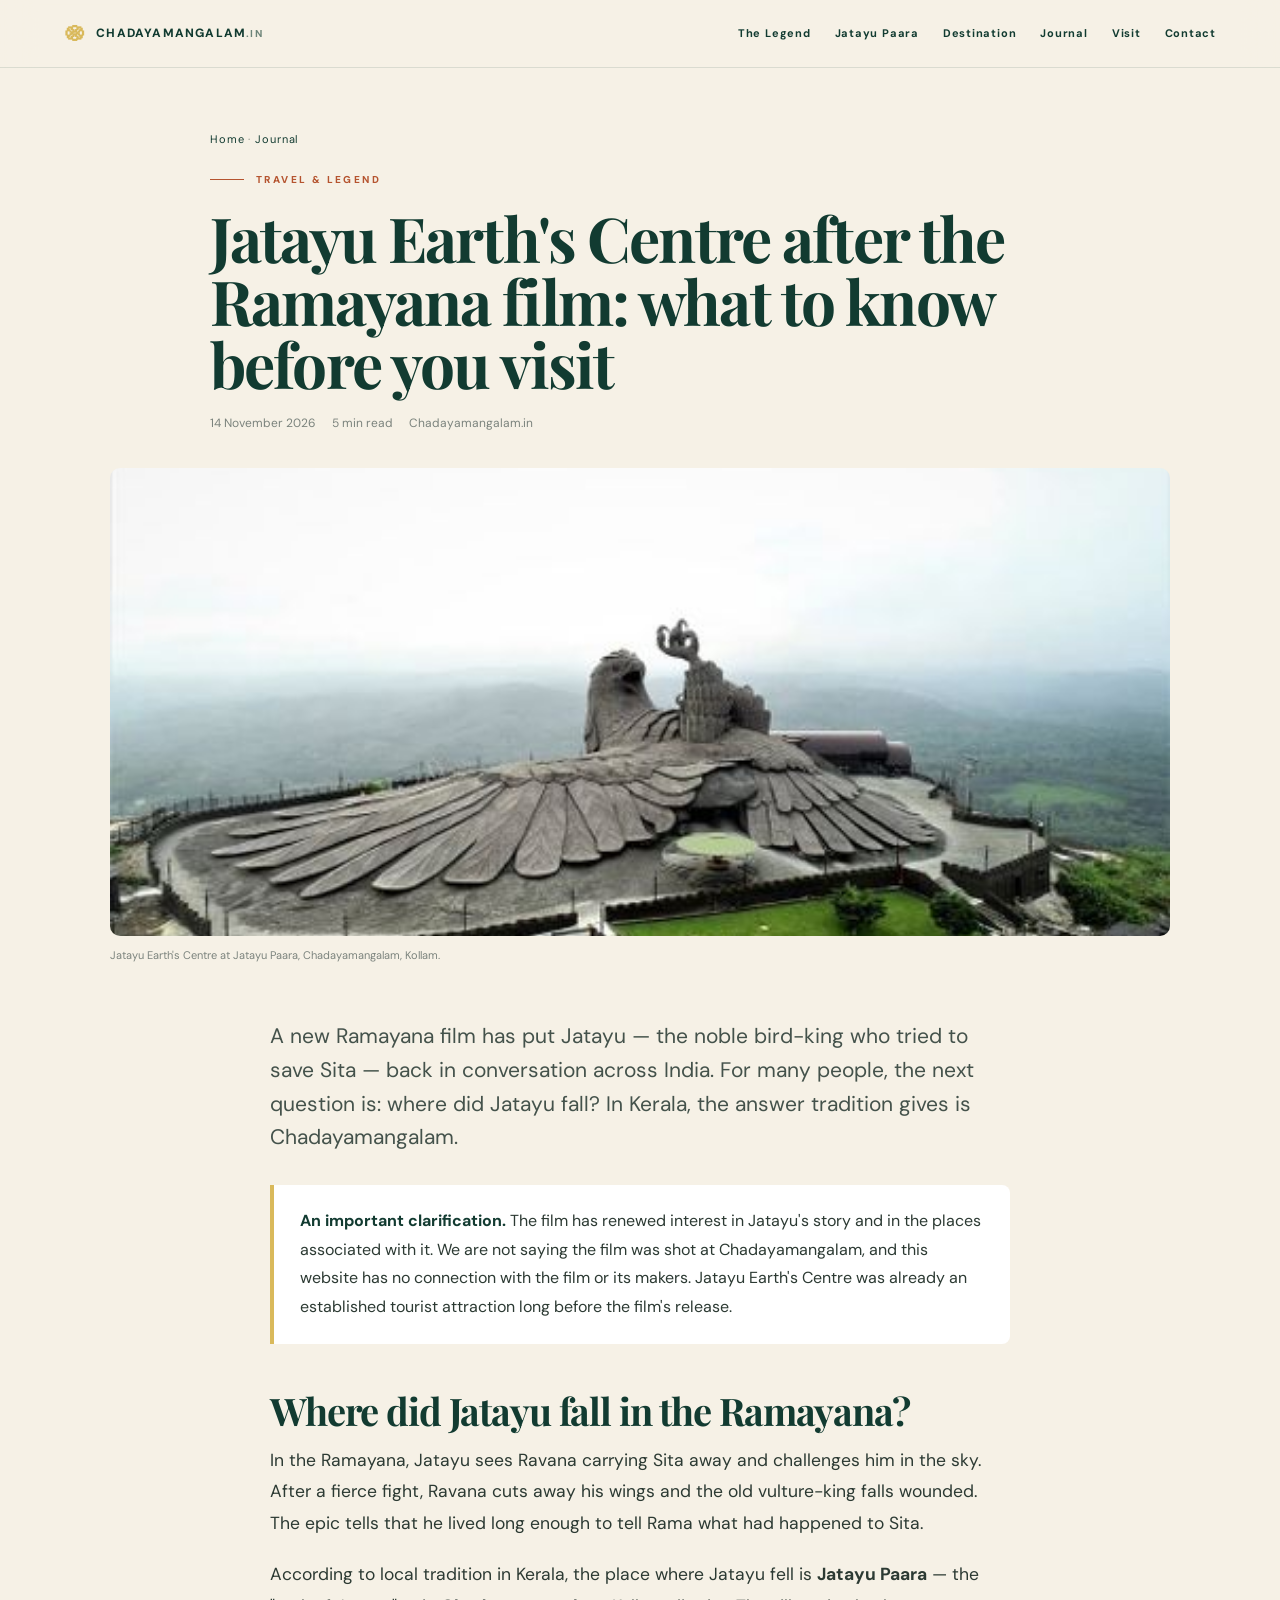
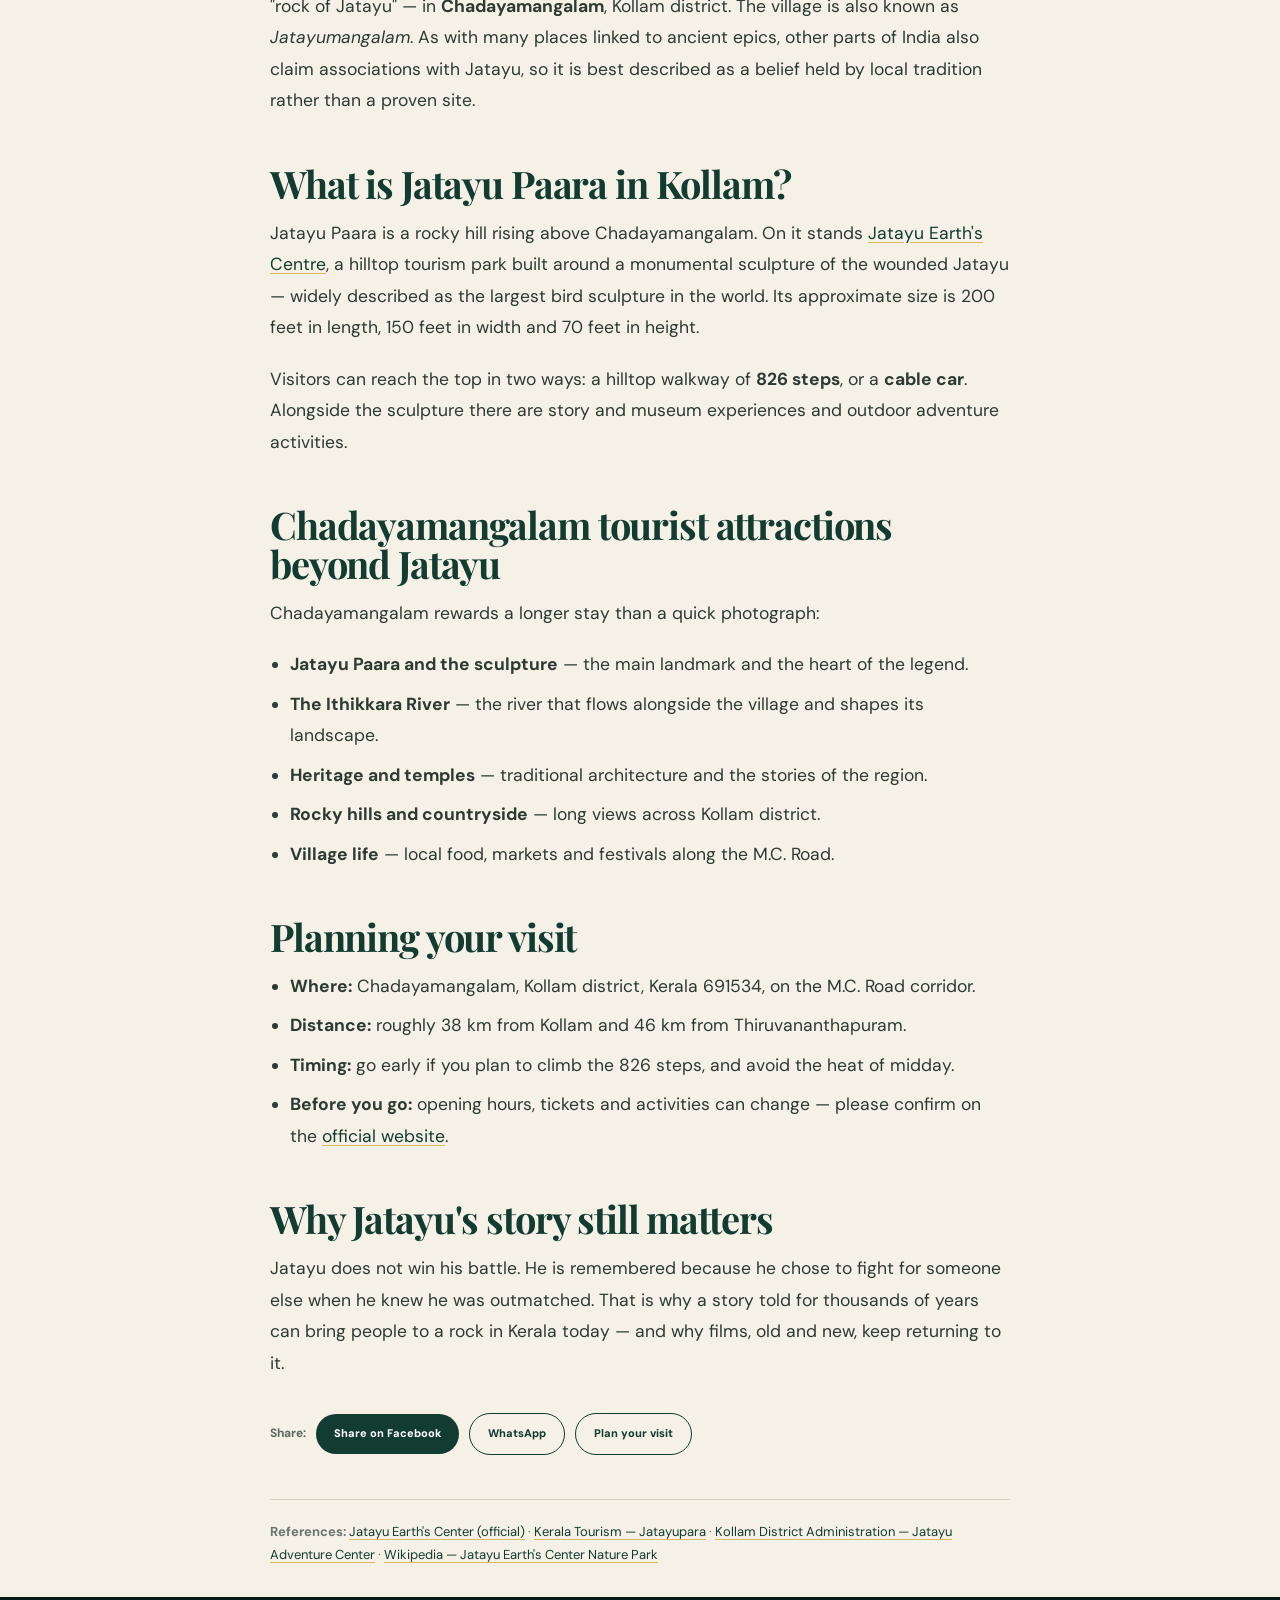
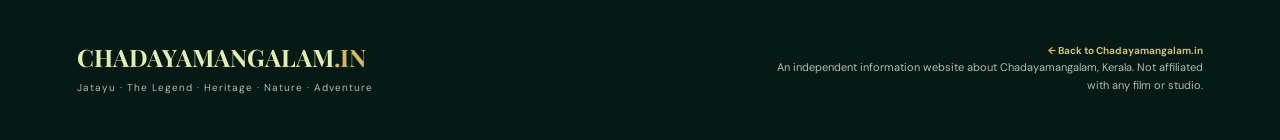
<file: jatayu-earths-centre-after-ramayana-movie.html>
<!doctype html>
<html lang="en">
<head>
<meta charset="utf-8">
<meta name="viewport" content="width=device-width, initial-scale=1">
<title>Jatayu Earth's Centre After the Ramayana Film: Visitor Guide | Chadayamangalam.in</title>
<meta name="description" content="The Ramayana film has renewed interest in Jatayu. Where did Jatayu fall? What is Jatayu Paara in Kollam? A guide to Jatayu Earth's Centre and Chadayamangalam tourist attractions.">
<link rel="canonical" href="https://chadayamangalam.in/jatayu-earths-centre-after-ramayana-movie.html">
<meta property="og:type" content="article">
<meta property="og:site_name" content="Chadayamangalam.in">
<meta property="og:title" content="Jatayu Earth's Centre after the Ramayana film: what to know before you visit">
<meta property="og:description" content="Where Jatayu fell, what to see at Jatayu Paara, and what else Chadayamangalam offers.">
<meta property="og:url" content="https://chadayamangalam.in/jatayu-earths-centre-after-ramayana-movie.html">
<meta property="og:image" content="https://chadayamangalam.in/assets/og-image.jpg">
<meta name="twitter:card" content="summary_large_image">
<meta name="theme-color" content="#061a15">
<link rel="preconnect" href="https://fonts.googleapis.com">
<link rel="preconnect" href="https://fonts.gstatic.com" crossorigin>
<link href="https://fonts.googleapis.com/css2?family=DM+Sans:wght@400;500;600;700;800&family=Playfair+Display:ital,wght@0,600;0,700;0,800;1,600;1,700&family=Noto+Serif+Malayalam:wght@500;700&display=swap" rel="stylesheet">
<link rel="stylesheet" href="styles.css">
<script type="application/ld+json">
{"@context":"https://schema.org","@type":"Article","headline":"Jatayu Earth's Centre after the Ramayana film: what to know before you visit","datePublished":"2026-11-14","dateModified":"2026-11-14","image":"https://chadayamangalam.in/assets/og-image.jpg","author":{"@type":"Organization","name":"Chadayamangalam.in"},"publisher":{"@type":"Organization","name":"Chadayamangalam.in"},"mainEntityOfPage":"https://chadayamangalam.in/jatayu-earths-centre-after-ramayana-movie.html","about":[{"@type":"Place","name":"Jatayu Paara, Chadayamangalam, Kollam"},{"@type":"Thing","name":"Jatayu"}]}
</script>
</head>
<body>
<a class="skip" href="#main">Skip to content</a>
<header class="topbar solid" id="topbar">
  <a class="logo" href="index.html"><span class="logo-symbol">𑁍</span><span>CHADAYAMANGALAM<small>.IN</small></span></a>
  <button class="menu-btn" aria-label="Open navigation" aria-expanded="false">☰</button>
  <nav class="nav" aria-label="Main">
    <a href="index.html#legend">The Legend</a>
    <a href="index.html#jatayu-paara">Jatayu Paara</a>
    <a href="index.html#destination">Destination</a>
    <a href="index.html#journal">Journal</a>
    <a href="index.html#visit">Visit</a>
    <a href="contact.html">Contact</a>
  </nav>
</header>

<main id="main">
<header class="article-hero">
  <div class="wrap">
    <div class="crumbs"><a href="index.html">Home</a> · <a href="index.html#journal">Journal</a></div>
    <div class="eyebrow dark-eyebrow" style="margin-top:22px">Travel &amp; Legend</div>
    <h1>Jatayu Earth's Centre after the Ramayana film: what to know before you visit</h1>
    <div class="article-meta"><span>14 November 2026</span><span>5 min read</span><span>Chadayamangalam.in</span></div>
  </div>
  <figure class="article-cover">
    <img src="assets/jatayu-aerial.jpg" alt="Aerial view of Jatayu Earth's Centre and the Jatayu sculpture at Jatayu Paara, Chadayamangalam, Kollam, Kerala">
    <figcaption>Jatayu Earth's Centre at Jatayu Paara, Chadayamangalam, Kollam.</figcaption>
  </figure>
</header>

<article class="article">
  <p class="standfirst">A new Ramayana film has put Jatayu — the noble bird-king who tried to save Sita — back in conversation across India. For many people, the next question is: where did Jatayu fall? In Kerala, the answer tradition gives is Chadayamangalam.</p>

  <div class="callout"><b>An important clarification.</b> The film has renewed interest in Jatayu's story and in the places associated with it. We are not saying the film was shot at Chadayamangalam, and this website has no connection with the film or its makers. Jatayu Earth's Centre was already an established tourist attraction long before the film's release.</div>

  <h2>Where did Jatayu fall in the Ramayana?</h2>
  <p>In the Ramayana, Jatayu sees Ravana carrying Sita away and challenges him in the sky. After a fierce fight, Ravana cuts away his wings and the old vulture-king falls wounded. The epic tells that he lived long enough to tell Rama what had happened to Sita.</p>
  <p>According to local tradition in Kerala, the place where Jatayu fell is <strong>Jatayu Paara</strong> — the "rock of Jatayu" — in <strong>Chadayamangalam</strong>, Kollam district. The village is also known as <em>Jatayumangalam</em>. As with many places linked to ancient epics, other parts of India also claim associations with Jatayu, so it is best described as a belief held by local tradition rather than a proven site.</p>

  <h2>What is Jatayu Paara in Kollam?</h2>
  <p>Jatayu Paara is a rocky hill rising above Chadayamangalam. On it stands <a href="https://jatayuearthscenter.in/" target="_blank" rel="noopener">Jatayu Earth's Centre</a>, a hilltop tourism park built around a monumental sculpture of the wounded Jatayu — widely described as the largest bird sculpture in the world. Its approximate size is 200 feet in length, 150 feet in width and 70 feet in height.</p>
  <p>Visitors can reach the top in two ways: a hilltop walkway of <strong>826 steps</strong>, or a <strong>cable car</strong>. Alongside the sculpture there are story and museum experiences and outdoor adventure activities.</p>

  <h2>Chadayamangalam tourist attractions beyond Jatayu</h2>
  <p>Chadayamangalam rewards a longer stay than a quick photograph:</p>
  <ul>
    <li><strong>Jatayu Paara and the sculpture</strong> — the main landmark and the heart of the legend.</li>
    <li><strong>The Ithikkara River</strong> — the river that flows alongside the village and shapes its landscape.</li>
    <li><strong>Heritage and temples</strong> — traditional architecture and the stories of the region.</li>
    <li><strong>Rocky hills and countryside</strong> — long views across Kollam district.</li>
    <li><strong>Village life</strong> — local food, markets and festivals along the M.C. Road.</li>
  </ul>

  <h2>Planning your visit</h2>
  <ul>
    <li><strong>Where:</strong> Chadayamangalam, Kollam district, Kerala 691534, on the M.C. Road corridor.</li>
    <li><strong>Distance:</strong> roughly 38 km from Kollam and 46 km from Thiruvananthapuram.</li>
    <li><strong>Timing:</strong> go early if you plan to climb the 826 steps, and avoid the heat of midday.</li>
    <li><strong>Before you go:</strong> opening hours, tickets and activities can change — please confirm on the <a href="https://jatayuearthscenter.in/" target="_blank" rel="noopener">official website</a>.</li>
  </ul>

  <h2>Why Jatayu's story still matters</h2>
  <p>Jatayu does not win his battle. He is remembered because he chose to fight for someone else when he knew he was outmatched. That is why a story told for thousands of years can bring people to a rock in Kerala today — and why films, old and new, keep returning to it.</p>

  <div class="share">
    <span>Share:</span>
    <a href="https://www.facebook.com/sharer/sharer.php?u=https%3A%2F%2Fchadayamangalam.in%2Fjatayu-earths-centre-after-ramayana-movie.html" target="_blank" rel="noopener">Share on Facebook</a>
    <a class="alt" href="https://wa.me/?text=Jatayu%20Earth%27s%20Centre%20after%20the%20Ramayana%20film%3A%20what%20to%20know%20before%20you%20visit%20https%3A%2F%2Fchadayamangalam.in%2Fjatayu-earths-centre-after-ramayana-movie.html" target="_blank" rel="noopener">WhatsApp</a>
    <a class="alt" href="index.html#visit">Plan your visit</a>
  </div>

  <div class="sources">
    <strong>References:</strong>
    <a href="https://jatayuearthscenter.in/" target="_blank" rel="noopener">Jatayu Earth's Center (official)</a> ·
    <a href="https://www.keralatourism.org/destination/jatayupara-chadayamangalam/262/" target="_blank" rel="noopener">Kerala Tourism — Jatayupara</a> ·
    <a href="https://kollam.nic.in/en/tourist-place/jatayu-adventure-center/" target="_blank" rel="noopener">Kollam District Administration — Jatayu Adventure Center</a> ·
    <a href="https://en.wikipedia.org/wiki/Jatayu_Earth%27s_Center_Nature_Park" target="_blank" rel="noopener">Wikipedia — Jatayu Earth's Center Nature Park</a>
  </div>
</article>
</main>

<footer>
  <div><strong>CHADAYAMANGALAM<span>.IN</span></strong><p>Jatayu · The Legend · Heritage · Nature · Adventure</p></div>
  <div class="footer-right"><a class="footer-contact" href="index.html">← Back to Chadayamangalam.in</a><br>An independent information website about Chadayamangalam, Kerala. Not affiliated with any film or studio.</div>
</footer>

<script>
const menu=document.querySelector('.menu-btn'),nav=document.querySelector('.nav');
menu?.addEventListener('click',()=>{const open=nav.classList.toggle('open');menu.setAttribute('aria-expanded',open)});
</script>
<span class="stats4u-engine" aria-hidden="true"><script src="https://www.stats4u.net/s4u.js" data-id="8077471159" data-style="2006" async></script></span>
</body>
</html>
</file>
<file: styles.css>
/* Chadayamangalam.in — Version 4
   Jatayu is the soul. Chadayamangalam is the destination. */
:root{--green:#123b31;--deep:#061a15;--cream:#f6f1e6;--sand:#e8dcc0;--gold:#d9b95b;--ink:#172720;--muted:#66726b;--line:#d8d1bf;--moss:#7c9462;--clay:#b5542f;--ember:#e08a4a}
*{box-sizing:border-box}
html{scroll-behavior:smooth;scroll-padding-top:80px}
body{margin:0;background:var(--cream);color:var(--ink);font:16px/1.7 "DM Sans",system-ui,sans-serif;-webkit-font-smoothing:antialiased;overflow-x:clip}
img{max-width:100%}
h1,h2,h3{font-family:"Playfair Display",Georgia,serif;line-height:1.02;letter-spacing:-.03em;margin:0}
.ml{font-family:"Noto Serif Malayalam",serif}
a{color:inherit}
:focus-visible{outline:2px solid var(--gold);outline-offset:3px}
.skip{position:absolute;left:-999px;top:8px;background:var(--gold);color:var(--deep);padding:10px 16px;border-radius:6px;z-index:500;font-weight:700}.skip:focus{left:12px}

/* ---------- Header ---------- */
.topbar{height:68px;position:fixed;inset:0 0 auto;z-index:90;padding:0 max(5vw,24px);display:flex;align-items:center;gap:14px;transition:background .4s,color .4s,border-color .4s;color:#fff;border-bottom:1px solid transparent}
.topbar.solid{background:rgba(246,241,230,.93);backdrop-filter:blur(16px);border-bottom-color:rgba(18,59,49,.12);color:var(--green)}
.logo{margin-right:auto;display:flex;align-items:center;gap:9px;color:inherit;text-decoration:none;font-weight:800;font-size:12px;letter-spacing:.1em}.logo-symbol{font-size:22px;color:var(--gold)}.logo small{font-size:10px;opacity:.6}
.nav{display:flex;gap:24px}.nav a{font-size:11px;font-weight:700;letter-spacing:.07em;text-decoration:none;color:inherit;position:relative;padding:4px 0}
.nav a:after{content:"";position:absolute;left:0;bottom:0;height:1px;width:100%;background:var(--gold);transform:scaleX(0);transform-origin:left;transition:.35s}.nav a:hover:after,.nav a.active:after{transform:scaleX(1)}
.menu-btn{display:none;border:0;background:transparent;color:inherit;font-size:22px;cursor:pointer}
.scroll-progress{position:fixed;top:0;left:0;width:100%;height:3px;z-index:120;pointer-events:none}.scroll-progress span{display:block;height:100%;transform:scaleX(0);transform-origin:left;background:linear-gradient(90deg,var(--gold),var(--ember))}

/* ---------- Shared ---------- */
.wrap{width:min(1160px,88vw);margin:auto}
.section{width:min(1120px,88vw);margin:auto;padding:100px 0}
.eyebrow{font-size:10px;letter-spacing:.24em;text-transform:uppercase;font-weight:800;color:var(--gold);display:flex;align-items:center;gap:12px}.eyebrow:before{content:"";width:34px;height:1px;background:currentColor}
.dark-eyebrow{color:var(--clay)}
.chapter-top{display:flex;justify-content:space-between;align-items:center;border-bottom:1px solid var(--line);padding-bottom:12px;margin-bottom:54px;gap:16px}
.chapter-top>div{display:flex;gap:12px;align-items:center}
.number,.chapter-num{font:700 20px "Playfair Display";color:var(--gold)}
.label{font-size:10px;font-weight:800;letter-spacing:.22em;color:#5c6962}
.section-note{font-size:10px;color:#8a918c;text-align:right}
.on-dark .chapter-top,.chapter-top.light-line{border-bottom-color:rgba(255,255,255,.16)}.on-dark .label{color:#a9b8b1}.on-dark .section-note{color:#7f9189}
h2{font-size:clamp(38px,5.2vw,70px)}h2 em{color:var(--moss);font-style:italic}.on-dark h2 em{color:var(--gold)}
.lede{font-size:18px;color:#4d5a54;max-width:60ch}.on-dark .lede{color:#bfcac4}
.button{display:inline-block;padding:14px 24px;border-radius:100px;text-decoration:none;font-size:12px;font-weight:800;letter-spacing:.04em;transition:.3s}
.button-gold{background:var(--gold);color:var(--deep)}.button-gold:hover{background:#fff;transform:translateY(-3px)}
.button-glass{color:#fff;border:1px solid rgba(255,255,255,.5);backdrop-filter:blur(6px)}.button-glass:hover{background:rgba(255,255,255,.15)}
.button-dark{background:var(--green);color:#fff}.button-dark:hover{background:var(--deep);transform:translateY(-3px)}
.text-link{display:inline-block;margin-top:10px;color:var(--green);font-weight:800;font-size:12px;text-decoration:none;border-bottom:1px solid var(--gold);padding-bottom:2px}
.reveal-on-scroll{opacity:0;transform:translateY(40px);transition:opacity .9s ease,transform .9s cubic-bezier(.2,.7,.2,1)}.reveal-on-scroll.is-visible{opacity:1;transform:none}

/* ---------- Hero ---------- */
.hero{height:100vh;min-height:640px;position:relative;overflow:hidden;color:#fff;isolation:isolate;background:#10251f}
.hero-video{position:absolute;inset:0;width:100%;height:100%;object-fit:cover;z-index:-2;transform:scale(1.08);filter:saturate(.95) contrast(1.05)}
.hero-overlay{position:absolute;inset:0;z-index:-1;background:radial-gradient(ellipse at 20% 70%,rgba(3,19,16,.85),transparent 65%),linear-gradient(0deg,rgba(3,19,16,.88),transparent 58%),linear-gradient(180deg,rgba(3,19,16,.55),transparent 28%)}
.hero-ml{position:absolute;right:-1vw;bottom:9vh;font-size:clamp(90px,17vw,250px);line-height:1;color:transparent;-webkit-text-stroke:1px rgba(217,185,91,.38);white-space:nowrap;pointer-events:none;user-select:none}
.hero-content{width:min(1160px,88vw);height:100%;margin:auto;display:flex;flex-direction:column;justify-content:flex-end;padding-bottom:15vh}
.hero h1{font-size:clamp(46px,8.6vw,124px);margin:16px 0 20px;letter-spacing:-.04em}
.hero h1 em{display:block;color:var(--gold);font-size:.52em;letter-spacing:-.02em;margin-top:.12em}
.hero-content>p{max-width:560px;font-size:18px;color:#dfe8e2;margin:0}
.hero-buttons{display:flex;gap:12px;margin-top:30px;flex-wrap:wrap}
.hero-news{align-self:flex-start;display:inline-flex;align-items:center;gap:10px;margin-bottom:22px;padding:8px 16px 8px 10px;border-radius:100px;background:rgba(6,26,21,.55);border:1px solid rgba(217,185,91,.45);backdrop-filter:blur(10px);color:#fff;text-decoration:none;font-size:12px;font-weight:600;transition:.3s}
.hero-news:hover{border-color:var(--gold);background:rgba(6,26,21,.8)}
.hero-news b{background:var(--gold);color:var(--deep);font-size:9px;letter-spacing:.14em;padding:4px 9px;border-radius:100px}
.hero-bottom{position:absolute;bottom:22px;left:6vw;right:6vw;display:flex;justify-content:space-between;font-size:9px;letter-spacing:.2em;color:#cdd8d2}
.hero-bottom i{display:inline-block;width:1px;height:26px;background:var(--gold);vertical-align:middle;margin-left:10px;animation:drip 1.8s infinite}
@keyframes drip{0%{transform:scaleY(0);transform-origin:top}50%{transform:scaleY(1);transform-origin:top}51%{transform-origin:bottom}100%{transform:scaleY(0);transform-origin:bottom}}
.marquee{background:var(--deep);color:var(--gold);overflow:hidden;white-space:nowrap;padding:16px 0;border-block:1px solid rgba(217,185,91,.25)}
.marquee div{display:inline-block;animation:slide 45s linear infinite;font:italic 600 22px "Playfair Display",serif}.marquee span{margin:0 26px}.marquee em{color:#fff;opacity:.35;font-style:normal}
@keyframes slide{to{transform:translateX(-50%)}}

/* ---------- Spotlight ---------- */
.spotlight-grid{display:grid;grid-template-columns:1.15fr .85fr;gap:6vw;align-items:start}
.spotlight h2{margin:16px 0 26px}
.spotlight .lede{margin:0 0 16px}
.note-box{margin-top:26px;padding:16px 18px;border-left:3px solid var(--gold);background:#fff;font-size:13px;color:#56635c;border-radius:0 6px 6px 0}
.note-box strong{color:var(--green)}
.quick-answers{display:grid;gap:14px}
.qa{display:block;text-decoration:none;padding:22px 24px;background:#fff;border:1px solid var(--line);border-radius:6px;position:relative;overflow:hidden;transition:.4s}
.qa:before{content:"";position:absolute;left:0;top:0;height:100%;width:3px;background:var(--gold);transform:scaleY(0);transform-origin:top;transition:.5s}
.qa:hover{transform:translateY(-4px);box-shadow:0 16px 34px rgba(18,59,49,.1)}.qa:hover:before{transform:scaleY(1)}
.qa small{font-size:9px;letter-spacing:.2em;font-weight:800;color:var(--clay)}
.qa b{display:block;font:700 21px/1.2 "Playfair Display",serif;color:var(--green);margin:6px 0 6px}
.qa span{font-size:13px;color:#68736d;display:block}

/* ---------- Chapter I · Legend ---------- */
.on-dark{background:radial-gradient(ellipse at 85% 0,#0f3329,var(--deep) 62%);color:#fff}
.legend-layout{display:grid;grid-template-columns:.9fr 1.1fr;gap:7vw}
.legend-head{position:sticky;top:110px;align-self:start}
.legend-head h2{margin:16px 0 24px}
.legend-head p{color:#bfcac4;max-width:460px}
.legend-photo{margin:34px 0 0;position:relative}
.legend-photo:before{content:"";position:absolute;inset:16px -16px -16px 16px;border:1px solid var(--gold);border-radius:6px;opacity:.45}
.legend-photo img{position:relative;display:block;width:100%;height:340px;object-fit:cover;border-radius:6px}
.legend-photo figcaption{font-size:10px;letter-spacing:.14em;text-transform:uppercase;color:#9fb0a8;margin-top:12px}
.legend-steps{position:relative;padding-left:44px}
.legend-steps:before{content:"";position:absolute;left:11px;top:8px;bottom:8px;width:1px;background:linear-gradient(var(--gold),rgba(217,185,91,.08))}
.step{position:relative;padding:0 0 56px}.step:last-child{padding-bottom:0}
.step:before{content:"";position:absolute;left:-41px;top:6px;width:15px;height:15px;border-radius:50%;background:var(--deep);border:2px solid var(--gold);transition:.4s}
.step:hover:before{background:var(--gold);transform:scale(1.3)}
.step small{font:italic 700 14px "Playfair Display";color:var(--gold)}
.step h3{font-size:clamp(26px,3vw,36px);margin:6px 0 12px;color:#fff}
.step p{margin:0;color:#aebdb6;max-width:52ch}
.step .rock{color:#e9dfb8}
.legend-quote{margin:60px 0 0 44px;padding:26px 28px;border:1px solid rgba(217,185,91,.28);border-radius:8px;background:rgba(255,255,255,.03);font:italic 600 22px/1.4 "Playfair Display",serif;color:#f1e8c6}
.legend-quote span{display:block;font:600 10px "DM Sans";letter-spacing:.18em;text-transform:uppercase;color:#8ea199;margin-top:14px}

/* ---------- Chapter II · Jatayu Paara ---------- */
.paara-hero{position:relative;margin:0 0 50px;border-radius:10px;overflow:hidden;box-shadow:0 30px 70px rgba(18,59,49,.22)}
.paara-hero img{display:block;width:100%;height:min(62vh,560px);object-fit:cover}
.paara-hero:after{content:"";position:absolute;inset:0;background:linear-gradient(0deg,rgba(3,19,16,.72),transparent 55%)}
.paara-hero figcaption{position:absolute;left:clamp(20px,4vw,44px);bottom:clamp(20px,4vw,40px);z-index:1;color:#fff;max-width:560px}
.paara-hero figcaption b{display:block;font:700 clamp(24px,3.2vw,38px)/1.1 "Playfair Display",serif}.paara-hero figcaption span{font-size:13px;color:#d6e0da}
.paara-intro{display:grid;grid-template-columns:1fr 1fr;gap:6vw;align-items:start;margin-bottom:56px}
.paara-intro h2{margin-top:14px}
.paara-intro p{margin:0 0 16px;color:#56635c}
.stats-grid{display:grid;grid-template-columns:repeat(4,1fr);gap:14px;margin-bottom:56px}
.stats-grid div{padding:26px 22px;background:#fff;border:1px solid var(--line);border-radius:6px;transition:.4s}.stats-grid div:hover{background:var(--green);transform:translateY(-4px)}.stats-grid div:hover strong{color:var(--gold)}.stats-grid div:hover span{color:#b5c5bd}
.stats-grid strong{display:block;font:700 54px/1 "Playfair Display";color:var(--green);transition:.4s}.stats-grid span{font-size:10px;text-transform:uppercase;letter-spacing:.09em;color:#73776f}
.experience{display:grid;grid-template-columns:repeat(4,1fr);gap:0;border-top:1px solid var(--line);border-bottom:1px solid var(--line)}
.experience div{padding:28px 24px 28px 0;border-right:1px solid var(--line)}.experience div:not(:first-child){padding-left:24px}.experience div:last-child{border-right:0}
.experience h3{font-size:22px;color:var(--green);margin-bottom:8px}.experience p{margin:0;font-size:13px;color:#68736d}
.experience i{font-style:normal;color:var(--gold);font-size:22px;display:block;margin-bottom:10px}
.image-strip{display:flex;gap:14px;margin-top:56px;overflow-x:auto;scroll-snap-type:x mandatory;padding-bottom:14px;scrollbar-width:thin;scrollbar-color:var(--gold) transparent}
.gallery-card{border:0;padding:0;background:none;flex:0 0 min(340px,78vw);scroll-snap-align:start;cursor:zoom-in;position:relative;border-radius:6px;overflow:hidden}
.gallery-card img{display:block;width:100%;height:240px;object-fit:cover;transition:.7s}.gallery-card:hover img{transform:scale(1.07)}
.gallery-card span{position:absolute;left:12px;bottom:12px;background:rgba(6,26,21,.7);color:#fff;font-size:10px;letter-spacing:.14em;text-transform:uppercase;padding:6px 11px;border-radius:100px;backdrop-filter:blur(6px)}
.officialnote{margin-top:30px;font-size:13px;color:#68736d}

/* ---------- Chapter III · Destination ---------- */
.destination-wrap{background:var(--sand)}
.destination-head{display:flex;justify-content:space-between;align-items:end;gap:40px;margin-bottom:44px}.destination-head h2{max-width:11ch}.destination-head p{max-width:420px;color:#56635c;margin:0}
.dest-grid{display:grid;grid-template-columns:repeat(3,1fr);gap:16px}
.dest-grid article{background:var(--cream);border-radius:6px;padding:28px 26px;min-height:210px;display:flex;flex-direction:column;position:relative;overflow:hidden;transition:.4s}
.dest-grid article:before{content:"";position:absolute;inset:0;background:var(--green);transform:translateY(100%);transition:.5s cubic-bezier(.2,.7,.2,1)}.dest-grid article:hover:before{transform:none}
.dest-grid article>*{position:relative}
.dest-grid .icon{font-size:26px;color:var(--gold)}.dest-grid h3{font-size:25px;color:var(--green);margin:auto 0 8px;transition:.4s}.dest-grid p{font-size:13px;color:#6c756f;margin:0;transition:.4s}
.dest-grid article:hover h3{color:#fff}.dest-grid article:hover p{color:#c6d4cc}
.getting{display:grid;grid-template-columns:1fr 1fr;gap:16px;margin-top:16px}
.getting>div{padding:32px;border-radius:8px}
.getting .reach{background:var(--green);color:#fff}.getting .reach h3{font-size:30px;margin-bottom:16px}
.reach dl{margin:0}.reach dt{font-size:9px;letter-spacing:.2em;color:var(--gold);font-weight:800;margin-top:14px}.reach dd{margin:3px 0 0;font-size:15px}
.getting .day{background:#fff;border:1px solid var(--line)}.day h3{font-size:30px;color:var(--green);margin-bottom:18px}
.day ol{list-style:none;margin:0;padding:0;counter-reset:d}.day li{counter-increment:d;position:relative;padding:0 0 18px 44px;font-size:14px;color:#56635c}.day li:before{content:counter(d);position:absolute;left:0;top:-2px;width:28px;height:28px;border-radius:50%;border:1px solid var(--gold);color:var(--green);font:700 13px/26px "Playfair Display";text-align:center}.day li b{display:block;color:var(--green);font-size:14px}

/* ---------- Journal ---------- */
.journal-card{display:grid;grid-template-columns:1.05fr .95fr;gap:0;background:#fff;border:1px solid var(--line);border-radius:10px;overflow:hidden;text-decoration:none;transition:.4s}
.journal-card:hover{box-shadow:0 26px 60px rgba(18,59,49,.14);transform:translateY(-4px)}
.journal-card img{width:100%;height:100%;min-height:320px;object-fit:cover;display:block}
.journal-copy{padding:clamp(26px,4vw,50px);display:flex;flex-direction:column;justify-content:center}
.journal-copy small{font-size:10px;letter-spacing:.2em;font-weight:800;color:var(--clay)}
.journal-copy h3{font-size:clamp(26px,3vw,38px);margin:10px 0 14px;color:var(--green)}
.journal-copy p{margin:0 0 18px;color:#5c6962;font-size:15px}
.journal-copy .go{font-size:12px;font-weight:800;color:var(--green);border-bottom:1px solid var(--gold);align-self:flex-start;padding-bottom:2px}

/* ---------- FAQ ---------- */
.faq-wrap{background:var(--cream)}
.faq-layout{display:grid;grid-template-columns:.8fr 1.2fr;gap:6vw}
.faq-layout h2{margin:14px 0 18px}.faq-layout>div:first-child p{color:#56635c;max-width:34ch}
details.faq{border-bottom:1px solid var(--line)}details.faq:first-of-type{border-top:1px solid var(--line)}
details.faq summary{list-style:none;cursor:pointer;padding:22px 40px 22px 0;font:700 20px/1.3 "Playfair Display",serif;color:var(--green);position:relative}
details.faq summary::-webkit-details-marker{display:none}
details.faq summary:after{content:"+";position:absolute;right:4px;top:18px;font:400 28px "DM Sans";color:var(--gold);transition:.3s}
details.faq[open] summary:after{transform:rotate(45deg)}
details.faq p{margin:0 0 22px;color:#56635c;max-width:62ch}

/* ---------- Visit ---------- */
.visit{position:relative;isolation:isolate;color:#fff;background:var(--deep);overflow:hidden}
.visit:before{content:"";position:absolute;inset:0;z-index:-2;background:url("assets/jatayu-top.jpg") center/cover;opacity:.28}
.visit:after{content:"";position:absolute;inset:0;z-index:-1;background:linear-gradient(90deg,var(--deep) 25%,rgba(6,26,21,.55))}
.visit .section{padding:110px 0}
.visit h2{max-width:12ch;margin:14px 0 20px}.visit h2 em{color:var(--gold)}
.visit p{color:#c3d0c9;max-width:48ch;margin:0 0 26px}
.visit-actions{display:flex;gap:12px;flex-wrap:wrap}

/* ---------- Footer ---------- */
footer{background:var(--deep);color:#aebcb5;padding:44px max(6vw,24px);display:flex;justify-content:space-between;gap:30px;align-items:center}
footer strong{font:700 24px "Playfair Display";color:#e4edb4}footer strong span{color:var(--gold)}footer p{margin:4px 0 0;font-size:10px;letter-spacing:.1em}
.footer-right{font-size:11px;text-align:right;max-width:430px;line-height:1.6}.footer-contact{color:#d5bd65;text-decoration:none;font-size:11px;font-weight:700}

/* ---------- Article ---------- */
.article-hero{padding:130px 0 0;background:var(--cream)}
.article-hero .wrap{max-width:860px}
.crumbs{font-size:11px;letter-spacing:.08em;color:#7b837d}.crumbs a{text-decoration:none;color:var(--green)}
.article-hero h1{font-size:clamp(36px,5.4vw,62px);color:var(--green);margin:18px 0 18px;letter-spacing:-.03em}
.article-meta{font-size:12px;color:#7b837d;display:flex;gap:16px;flex-wrap:wrap}
.article-cover{margin:34px auto 0;width:min(1060px,92vw)}.article-cover img{width:100%;height:min(52vh,480px);object-fit:cover;border-radius:10px;display:block}
.article-cover figcaption{font-size:11px;color:#7b837d;margin-top:10px}
.article{width:min(740px,88vw);margin:0 auto;padding:56px 0 30px;font-size:17.5px;line-height:1.8;color:#2c3a33}
.article h2{font-size:clamp(28px,3.6vw,38px);color:var(--green);margin:48px 0 14px}
.article p{margin:0 0 20px}.article a{color:var(--green);text-decoration-color:var(--gold);text-underline-offset:3px}
.article .standfirst{font-size:21px;line-height:1.6;color:#44524b}
.article ul{padding-left:20px;margin:0 0 22px}.article li{margin-bottom:8px}
.callout{margin:30px 0;padding:22px 26px;background:#fff;border-left:4px solid var(--gold);border-radius:0 8px 8px 0;font-size:16px}
.callout b{color:var(--green)}
.share{display:flex;gap:10px;flex-wrap:wrap;margin:34px 0 0;align-items:center;font-size:12px;font-weight:700;color:#5c6962}
.share a{background:var(--green);color:#fff;text-decoration:none;padding:10px 18px;border-radius:100px;font-size:11px;font-weight:800}.share a.alt{background:transparent;color:var(--green);border:1px solid var(--green)}
.sources{border-top:1px solid var(--line);margin-top:44px;padding-top:20px;font-size:13px;color:#6b756f}.sources a{word-break:break-word}

.stats4u-engine{position:absolute;width:1px;height:1px;overflow:hidden;opacity:0;pointer-events:none;left:-10000px;top:auto}
.scroll-bird{position:fixed;left:0;top:0;z-index:80;pointer-events:none;opacity:0;will-change:transform}.scroll-bird.fly-active{opacity:1}
.contact-page{padding-top:68px}
.lightbox{position:fixed;inset:0;background:rgba(3,12,10,.94);z-index:300;display:none;place-items:center;padding:30px}.lightbox.open{display:grid}.lightbox img{max-width:min(1000px,92vw);max-height:88vh;object-fit:contain;border-radius:4px;animation:zoomIn .4s}@keyframes zoomIn{from{opacity:0;transform:scale(.94)}}
.close-lightbox{position:absolute;top:18px;right:24px;color:#fff;background:none;border:0;font-size:40px;cursor:pointer}

/* ---------- Responsive ---------- */
@media(max-width:900px){
  .nav{display:none;position:absolute;top:62px;left:0;right:0;background:var(--cream);color:var(--green);padding:18px 6vw;flex-direction:column;gap:16px;border-bottom:1px solid var(--line)}.nav.open{display:flex}.menu-btn{display:block}
  .spotlight-grid,.legend-layout,.paara-intro,.faq-layout,.getting,.journal-card{grid-template-columns:1fr;gap:40px}
  .journal-card{gap:0}.journal-card img{min-height:240px;height:240px}
  .legend-head{position:static}
  .stats-grid,.experience{grid-template-columns:1fr 1fr}.experience div{border-right:0;border-bottom:1px solid var(--line);padding:24px 16px 24px 0!important}
  .dest-grid{grid-template-columns:1fr 1fr}.destination-head{display:block}.destination-head p{margin-top:16px}
  .section{padding:72px 0}.legend-quote{margin-left:0}
}
@media(max-width:560px){
  .hero h1{font-size:9.4vw;letter-spacing:-.035em}.hero h1 em{font-size:.7em}
  .hero-content{padding-bottom:13vh}.hero-content>p{font-size:16px}
  .hero-ml{right:2vw;bottom:auto;top:90px;font-size:clamp(54px,17vw,92px)}
  .hero-bottom span:last-child{display:none}
  .stats-grid,.experience,.dest-grid{grid-template-columns:1fr}.stats-grid strong{font-size:44px}
  .hero-news{font-size:11px}
  footer{display:block}.footer-right{text-align:left;margin-top:18px}
  .article{font-size:16.5px}.article .standfirst{font-size:19px}
  .visit h2{max-width:none}
}
@media(prefers-reduced-motion:reduce){html{scroll-behavior:auto}.hero-video,.scroll-bird{display:none}.reveal-on-scroll{opacity:1;transform:none;transition:none}.marquee div,.hero-bottom i{animation:none}}

/* ---------- Contact page (carried over from V3.1) ---------- */
.section-top{display:flex;justify-content:space-between;align-items:center;border-bottom:1px solid var(--line);padding-bottom:12px;margin-bottom:46px}
/* ---- Eagle ---- */
/* Realistic eagle flight rig */
.scroll-bird{
  width:270px;
  height:150px;
  overflow:visible;
  perspective:900px;
  filter:drop-shadow(0 20px 18px rgba(0,0,0,.38));
}
.eagle-rig{
  position:absolute;
  inset:0;
  width:100%;
  height:100%;
  transform-style:preserve-3d;
  transform:rotateY(-7deg) rotateX(4deg);
  will-change:transform;
}
.eagle-body,.eagle-wing{
  position:absolute;
  inset:0;
  width:100%;
  height:100%;
  object-fit:contain;
  display:block;
  pointer-events:none;
  user-select:none;
  -webkit-user-drag:none;
  filter:saturate(1.14) contrast(1.16) drop-shadow(0 7px 8px rgba(0,0,0,.28));
  transform-style:preserve-3d;
  backface-visibility:hidden;
}
.eagle-body{z-index:2}
.eagle-wing{z-index:3}
.eagle-wing-left{transform-origin:51% 53%;}
.eagle-wing-right{transform-origin:64% 57%;}
.scroll-bird.is-flapping .eagle-wing-left{
  animation:eagleLeftWing .26s ease-in-out infinite alternate;
}
.scroll-bird.is-flapping .eagle-wing-right{
  animation:eagleRightWing .26s ease-in-out infinite alternate;
}
@keyframes eagleLeftWing{
  0%{transform:rotateZ(0deg) rotateX(0deg) translateZ(0)}
  100%{transform:rotateZ(-4deg) rotateX(13deg) translateY(5px) translateZ(2px)}
}
@keyframes eagleRightWing{
  0%{transform:rotateZ(0deg) rotateX(0deg) translateZ(0)}
  100%{transform:rotateZ(4deg) rotateX(-13deg) translateY(5px) translateZ(2px)}
}
.feather-trail{position:absolute;inset:-18px;z-index:1;pointer-events:none;}
.feather-trail i{position:absolute;width:10px;height:3px;border-radius:100% 0 100% 0;background:rgba(64,46,31,.72);box-shadow:0 2px 4px rgba(0,0,0,.16);transform:rotate(-28deg);opacity:0;}
.scroll-bird.is-flapping .feather-trail i{animation:featherDrift 1.1s ease-out infinite;}
.scroll-bird.is-flapping .feather-trail i:nth-child(2){animation-delay:.16s}.scroll-bird.is-flapping .feather-trail i:nth-child(3){animation-delay:.32s}.scroll-bird.is-flapping .feather-trail i:nth-child(4){animation-delay:.48s}.scroll-bird.is-flapping .feather-trail i:nth-child(5){animation-delay:.64s}.scroll-bird.is-flapping .feather-trail i:nth-child(6){animation-delay:.80s}
@keyframes featherDrift{0%{opacity:0;transform:translate3d(5px,-3px,0) rotate(-28deg) scale(.7)}18%{opacity:.8}100%{opacity:0;transform:translate3d(-48px,34px,0) rotate(-70deg) scale(.25)}}
@media(max-width:800px){.scroll-bird{width:210px;height:118px}}



/* ---- Visitor counter ---- */
/* Visitor counter — custom Chadayamangalam design powered by Stats4U. */
.visitor-counter{display:flex;align-items:center;gap:12px;margin-left:auto;margin-right:6px;color:var(--green);padding:7px 11px 7px 12px;border:1px solid rgba(18,59,49,.14);border-radius:999px;background:rgba(255,255,255,.58);backdrop-filter:blur(12px);box-shadow:0 7px 22px rgba(18,59,49,.07);white-space:nowrap;transform:translateZ(0)}
.visitor-total-block,.visitor-live-block{display:flex;align-items:center;gap:7px}.visitor-live-block{min-width:54px}.visitor-caption{font-size:7px;letter-spacing:.14em;font-weight:800;color:#7b837d}.visitor-total,.visitor-live-value{font-variant-numeric:tabular-nums;font-size:16px;line-height:1;font-weight:800;letter-spacing:.02em;color:var(--green);min-width:24px;text-align:right}.visitor-total{min-width:58px}.visitor-counter.is-loading .visitor-total{opacity:.55}.visitor-total.counting{animation:counterSettle .28s ease-out}@keyframes counterSettle{0%{transform:translateY(-2px);opacity:.6}100%{transform:translateY(0);opacity:1}}
.visitor-divider{width:1px;height:24px;background:rgba(18,59,49,.13)}.visitor-live-value{font-variant-numeric:tabular-nums;font-size:16px;line-height:1;font-weight:800;letter-spacing:.02em;color:var(--green);min-width:24px;text-align:right}.visitor-live-value[hidden],.visitor-live-source[hidden]{display:none}@keyframes livePulse{0%,100%{box-shadow:0 0 0 0 rgba(39,166,111,.38)}50%{box-shadow:0 0 0 5px rgba(39,166,111,0)}}
@media(max-width:980px){.visitor-counter{margin-right:10px;gap:8px}.visitor-caption{font-size:6px}.visitor-total{font-size:14px}.visitor-live-block{gap:5px}}
@media(max-width:800px){.visitor-counter{position:absolute;right:58px;top:9px;margin:0;padding:6px 8px 6px 10px;background:rgba(255,255,255,.82)}.visitor-total{font-size:13px;min-width:52px}.visitor-live-value{font-variant-numeric:tabular-nums;font-size:16px;line-height:1;font-weight:800;letter-spacing:.02em;color:var(--green);min-width:24px;text-align:right}.visitor-divider{height:20px}.nav{top:62px}}
@media(max-width:520px){.visitor-counter{right:50px;top:10px;gap:6px}.visitor-caption{letter-spacing:.1em}.visitor-total{font-size:12px;min-width:45px}.visitor-live-block{min-width:40px}}
@media(prefers-reduced-motion:reduce){.visitor-total.counting{animation:none}}
.contact-page{padding-top:68px}.contact-hero{background:linear-gradient(135deg,var(--deep),var(--green));color:#fff;min-height:360px;display:grid;place-items:center;position:relative;overflow:hidden}.contact-hero:after{content:"";position:absolute;width:520px;height:520px;border:1px solid rgba(213,189,101,.18);border-radius:50%;right:-160px;top:-250px}.contact-hero-inner{width:min(1120px,88vw);position:relative;z-index:1;padding:70px 0}.contact-hero h1{font:800 clamp(54px,7vw,88px) "Playfair Display",serif;line-height:.95;margin:12px 0 18px}.contact-hero h1 em{color:var(--gold);font-style:normal}.contact-hero p{max-width:600px;color:#c5d0ca;font-size:15px}.contact-section{padding-top:78px;padding-bottom:90px}.contact-grid{display:grid;grid-template-columns:1fr 1fr;gap:8vw;align-items:start}.contact-intro .number{display:inline-block;margin-right:10px}.contact-intro .label{display:inline-block}.contact-intro h2{font:700 clamp(43px,5vw,64px) "Playfair Display",serif;line-height:1.05;color:var(--green);margin:35px 0 18px}.contact-intro h2 em{color:#7c9462;font-style:normal}.contact-intro p{color:var(--muted);max-width:430px}.map-button{display:inline-block;margin-top:18px;padding:11px 16px;border:1px solid var(--green);color:var(--green);font-size:10px;font-weight:800;text-decoration:none;border-radius:3px}.contact-card{background:#fff;border:1px solid #dfdbd1;box-shadow:0 18px 45px rgba(18,59,49,.08);padding:8px 28px}.contact-item{display:grid;grid-template-columns:40px 1fr;gap:12px;padding:26px 0;border-bottom:1px solid #e7e3da}.contact-item:last-child{border-bottom:0}.contact-icon{width:34px;height:34px;border:1px solid #d6ccb1;border-radius:50%;display:grid;place-items:center;color:var(--green);font-size:16px}.contact-item small{display:block;color:#7a817c;font-size:8px;font-weight:800;letter-spacing:.18em;margin-bottom:7px}.contact-item address{font-style:normal;color:var(--ink);line-height:1.75}.contact-item a{display:block;color:var(--green);font-weight:700;text-decoration:none;margin-bottom:5px}.contact-note{display:block;color:#7c847e;font-size:10px}.contact-band{background:var(--sand);padding:54px max(6vw,24px);display:flex;justify-content:space-between;align-items:center;gap:30px}.contact-band h2{font:700 clamp(32px,4vw,50px) "Playfair Display",serif;color:var(--green);margin:8px 0 0}.contact-actions{display:flex;gap:10px;flex-wrap:wrap}.contact-actions a{background:var(--green);color:#fff;text-decoration:none;padding:12px 18px;font-size:10px;font-weight:800;border-radius:3px}.contact-actions a:last-child{background:transparent;color:var(--green);border:1px solid var(--green)}.footer-contact{color:#d5bd65;text-decoration:none;font-size:10px;font-weight:700}@media(max-width:800px){.contact-page{padding-top:62px}.contact-grid{grid-template-columns:1fr;gap:40px}.contact-band{display:block}.contact-actions{margin-top:22px}}@media(max-width:520px){.contact-hero{min-height:330px}.contact-hero-inner{padding:55px 0}.contact-card{padding:4px 20px}.contact-item{grid-template-columns:34px 1fr}.contact-band{padding-top:42px;padding-bottom:42px}}
/* Contact page — Mahendrajal Magic World hero */
.contact-hero{
  position:relative;
  width:100%;
  height:min(62vh,620px);
  min-height:380px;
  overflow:hidden;
  background:#07101b;
}
.contact-hero picture,
.contact-hero img{
  display:block;
  width:100%;
  height:100%;
}
.contact-hero img{
  object-fit:cover;
  object-position:center center;
}
.contact-hero-overlay{
  position:absolute;
  left:clamp(18px,5vw,72px);
  bottom:clamp(18px,4vw,48px);
  padding:9px 15px;
  border:1px solid rgba(255,255,255,.28);
  border-radius:999px;
  background:rgba(5,14,24,.45);
  backdrop-filter:blur(8px);
  color:#fff;
  font-size:11px;
  font-weight:800;
  letter-spacing:.18em;
}
@media(max-width:700px){
  .contact-hero{
    height:auto;
    min-height:0;
    aspect-ratio:2 / 3;
  }
  .contact-hero img{
    object-fit:cover;
    object-position:center top;
  }
  .contact-hero-overlay{
    left:14px;
    bottom:14px;
    font-size:9px;
    padding:7px 11px;
  }
}




/* Contact hero — final V3.1 composition */
.contact-hero{
  position:relative!important;
  width:100%!important;
  height:min(72vh,720px)!important;
  min-height:500px!important;
  overflow:hidden!important;
  background:#07101b!important;
}
.contact-hero picture{
  display:block!important;
  width:100%!important;
  height:100%!important;
}
.contact-hero img{
  display:block!important;
  width:100%!important;
  height:100%!important;
  object-fit:cover!important;
  object-position:center 42%!important;
}
.contact-hero .contact-hero-overlay{
  display:none!important;
}
@media(max-width:700px){
  .contact-hero{
    height:auto!important;
    min-height:0!important;
    aspect-ratio:2 / 3!important;
  }
  .contact-hero img{
    object-fit:cover!important;
    object-position:center top!important;
  }
}


/* ---------- V4 mobile header fix ---------- */
@media(max-width:560px){
  .logo{font-size:10.5px;letter-spacing:.06em}.logo-symbol,.logo small{display:none}
  .visitor-total-block .visitor-caption{font-size:0}
  .visitor-total-block .visitor-caption:before{content:"TOTAL";font-size:6px;letter-spacing:.1em}
  .visitor-total{min-width:36px}
}
@media(max-width:380px){.logo{font-size:9.5px}.visitor-counter{right:44px}}
</file>
